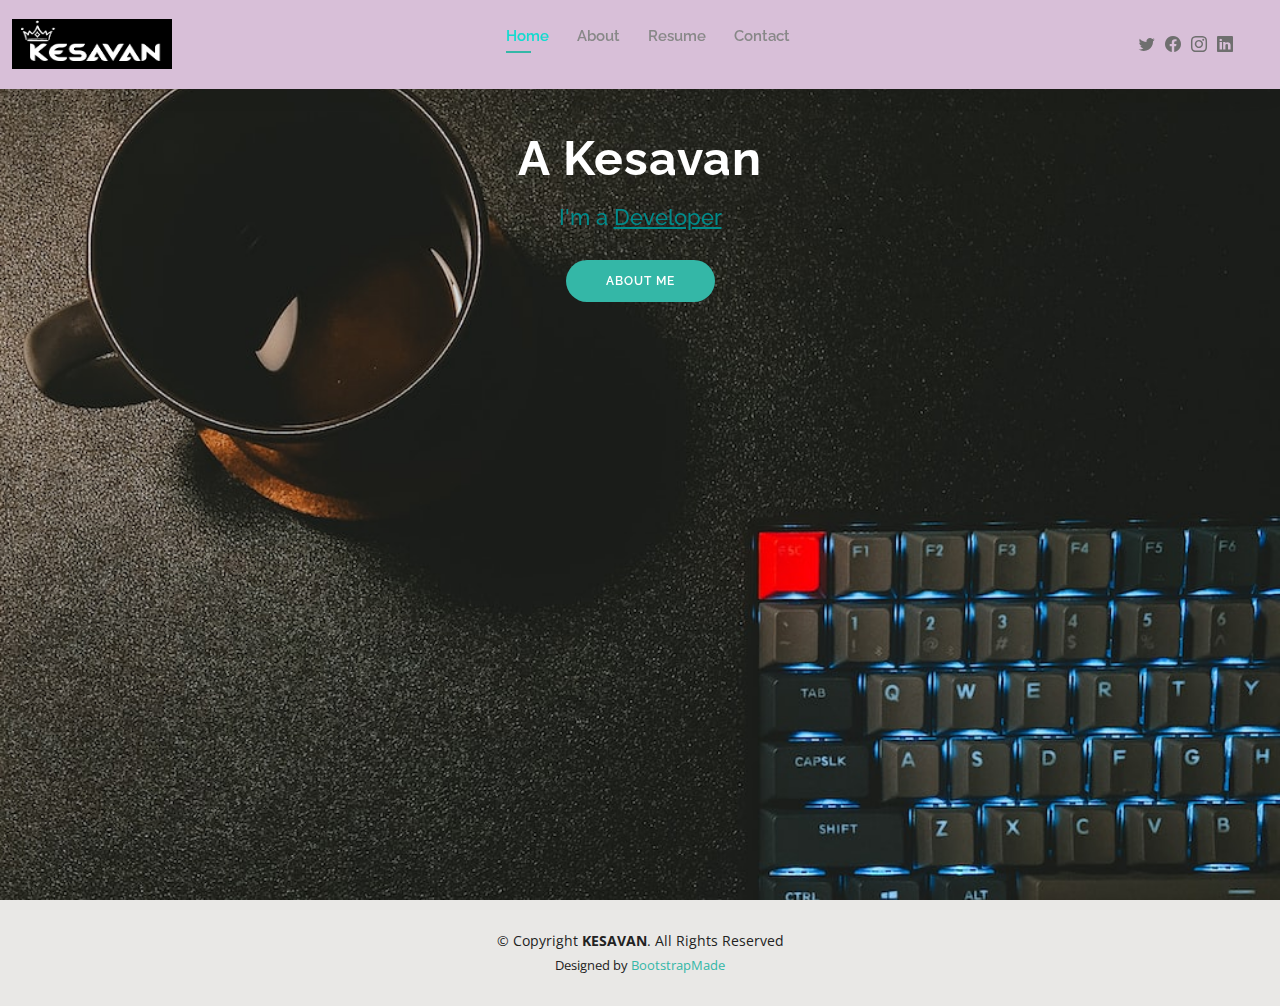
<file: kelly/index.html>
<!DOCTYPE html>
<html lang="en">

<head>
  <meta charset="utf-8">
  <meta content="width=device-width, initial-scale=1.0" name="viewport">

  <title>K7 Bootstrap Template - Index</title>
  <meta content="" name="description">
  <meta content="" name="keywords">

  <!-- Favicons -->
  <link href="assets/img/favicon.png" rel="icon">
  <link href="assets/img/apple-touch-icon.png" rel="apple-touch-icon">

  <!-- Google Fonts -->
  <link href="https://fonts.googleapis.com/css?family=Open+Sans:300,300i,400,400i,600,600i,700,700i|Raleway:300,300i,400,400i,500,500i,600,600i,700,700i|Poppins:300,300i,400,400i,500,500i,600,600i,700,700i" rel="stylesheet">

  <!-- Vendor CSS Files -->
  <link href="assets/vendor/aos/aos.css" rel="stylesheet">
  <link href="assets/vendor/bootstrap/css/bootstrap.min.css" rel="stylesheet">
  <link href="assets/vendor/bootstrap-icons/bootstrap-icons.css" rel="stylesheet">
  <link href="assets/vendor/boxicons/css/boxicons.min.css" rel="stylesheet">
  <link href="assets/vendor/glightbox/css/glightbox.min.css" rel="stylesheet">
  <link href="assets/vendor/swiper/swiper-bundle.min.css" rel="stylesheet">

  <!-- Template Main CSS File -->
  <link href="assets/css/style.css" rel="stylesheet">

  <!-- =======================================================
  * Template Name: Kelly - v4.10.0
  * Template URL: https://bootstrapmade.com/kelly-free-bootstrap-cv-resume-html-template/
  * Author: BootstrapMade.com
  * License: https://bootstrapmade.com/license/
  ======================================================== -->
</head>

<body>

  <!-- ======= Header ======= -->
  <header id="header" class="fixed-top">
    <div class="container-fluid d-flex justify-content-between align-items-center">

      <h1 class="logo me-auto me-lg-0"><a href="index.html"><img src="./assets/img/logo.png " width="160px"alt="image"></a></h1>
      <!-- Uncomment below if you prefer to use an image logo -->
      <!-- <a href="index.html" class="logo"><img src="assets/img/logo.png" alt="" class="img-fluid"></a>-->

      <nav id="navbar" class="navbar order-last order-lg-0">
        <ul>
          <li><a class="active" href="index.html">Home</a></li>
          <li><a href="about.html">About</a></li>
          <li><a href="resume.html">Resume</a></li>
          <li><a href="contact.html">Contact</a></li>
        </ul>
        <i class="bi bi-list mobile-nav-toggle"></i>
      </nav><!-- .navbar -->

      <div class="header-social-links">
        <a href="#" class="twitter"><i class="bi bi-twitter"></i></a>
        <a href="#" class="facebook"><i class="bi bi-facebook"></i></a>
        <a href="#" class="instagram"><i class="bi bi-instagram"></i></a>
        <a href="#" class="linkedin"><i class="bi bi-linkedin"></i></i></a>
      </div>

    </div>

  </header><!-- End Header -->

  <!-- ======= Hero Section ======= -->
  <section id="hero" class="d-flex align-items-right">
    <div class="container d-flex flex-column align-items-center" data-aos="zoom-in" data-aos-delay="100">
      <h1>A Kesavan</h1>
      <h2>I'm a <u>Developer</u></h2>
      <a href="about.html" class="btn-about">About Me</a>
    </div>
  </section><!-- End Hero -->

  <!-- ======= Footer ======= -->
  <footer id="footer">
    <div class="container">
      <div class="copyright">
        &copy; Copyright <strong><span>KESAVAN</span></strong>. All Rights Reserved
      </div>
      <div class="credits">
        <!-- All the links in the footer should remain intact. -->
        <!-- You can delete the links only if you purchased the pro version. -->
        <!-- Licensing information: https://bootstrapmade.com/license/ -->
        <!-- Purchase the pro version with working PHP/AJAX contact form: https://bootstrapmade.com/kelly-free-bootstrap-cv-resume-html-template/ -->
        Designed by <a href="https://bootstrapmade.com/">BootstrapMade</a>
      </div>
    </div>
  </footer><!-- End  Footer -->

  <div id="preloader"></div>
  <a href="#" class="back-to-top d-flex align-items-center justify-content-center"><i class="bi bi-arrow-up-short"></i></a>

  <!-- Vendor JS Files -->
  <script src="assets/vendor/purecounter/purecounter_vanilla.js"></script>
  <script src="assets/vendor/aos/aos.js"></script>
  <script src="assets/vendor/bootstrap/js/bootstrap.bundle.min.js"></script>
  <script src="assets/vendor/glightbox/js/glightbox.min.js"></script>
  <script src="assets/vendor/isotope-layout/isotope.pkgd.min.js"></script>
  <script src="assets/vendor/swiper/swiper-bundle.min.js"></script>
  <script src="assets/vendor/waypoints/noframework.waypoints.js"></script>
  <script src="assets/vendor/php-email-form/validate.js"></script>

  <!-- Template Main JS File -->
  <script src="assets/js/main.js"></script>

</body>

</html>
</file>
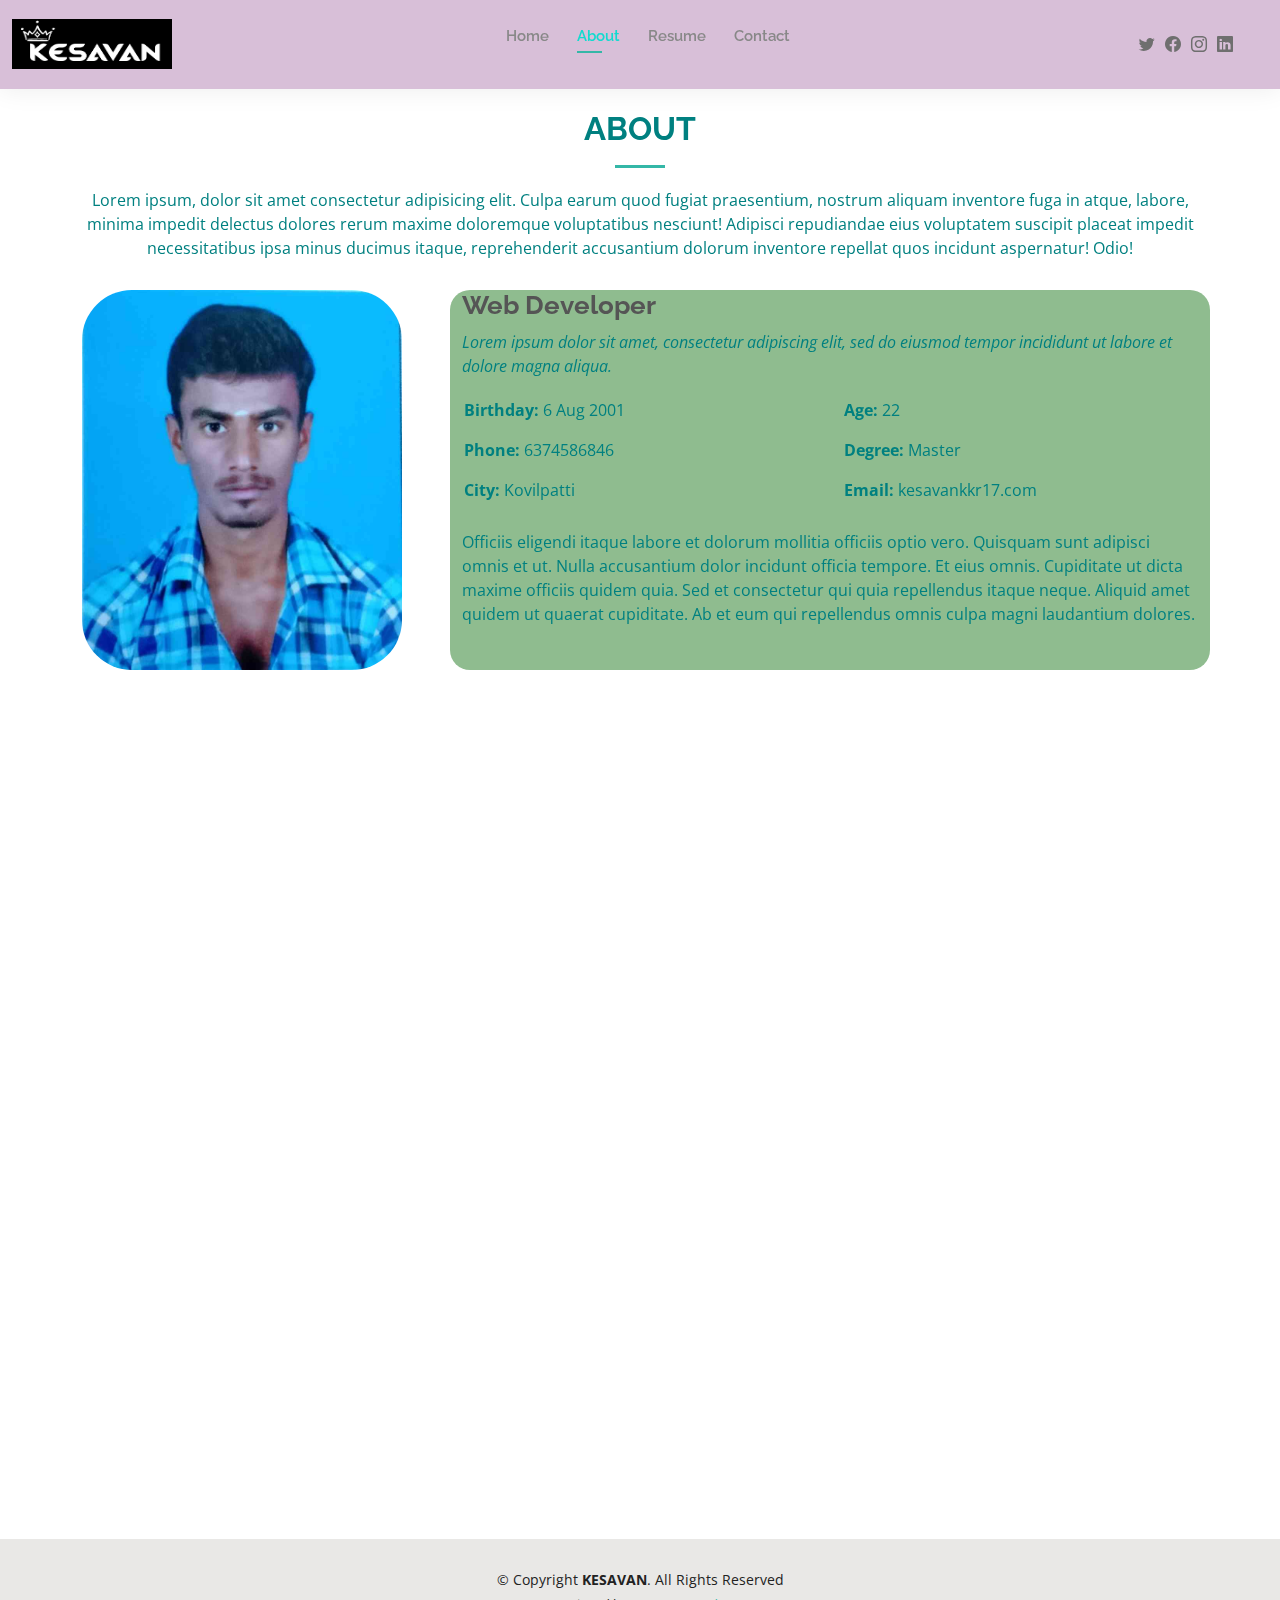
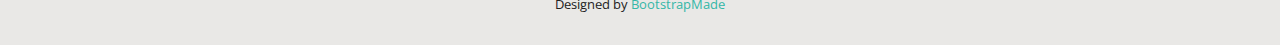
<file: kelly/about.html>
<!DOCTYPE html>
<html lang="en">

<head>
  <meta charset="utf-8">
  <meta content="width=device-width, initial-scale=1.0" name="viewport">

  <title>About - Kelly Bootstrap Template</title>
  <meta content="" name="description">
  <meta content="" name="keywords">

  <!-- Favicons -->
  <link href="assets/img/favicon.png" rel="icon">
  <link href="assets/img/apple-touch-icon.png" rel="apple-touch-icon">

  <!-- Google Fonts -->
  <link href="https://fonts.googleapis.com/css?family=Open+Sans:300,300i,400,400i,600,600i,700,700i|Raleway:300,300i,400,400i,500,500i,600,600i,700,700i|Poppins:300,300i,400,400i,500,500i,600,600i,700,700i" rel="stylesheet">

  <!-- Vendor CSS Files -->
  <link href="assets/vendor/aos/aos.css" rel="stylesheet">
  <link href="assets/vendor/bootstrap/css/bootstrap.min.css" rel="stylesheet">
  <link href="assets/vendor/bootstrap-icons/bootstrap-icons.css" rel="stylesheet">
  <link href="assets/vendor/boxicons/css/boxicons.min.css" rel="stylesheet">
  <link href="assets/vendor/glightbox/css/glightbox.min.css" rel="stylesheet">
  <link href="assets/vendor/swiper/swiper-bundle.min.css" rel="stylesheet">

  <!-- Template Main CSS File -->
  <link href="assets/css/style.css" rel="stylesheet">

  <!-- =======================================================
  * Template Name: Kelly - v4.10.0
  * Template URL: https://bootstrapmade.com/kelly-free-bootstrap-cv-resume-html-template/
  * Author: BootstrapMade.com
  * License: https://bootstrapmade.com/license/
  ======================================================== -->
</head>

<body>

  <!-- ======= Header ======= -->
  <header id="header" class="fixed-top">
    <div class="container-fluid d-flex justify-content-between align-items-center">

      <h1 class="logo me-auto me-lg-0"><a href="index.html"><img src="./assets/img/logo.png" width="160px" alt="logo"></a></h1>
      <!-- Uncomment below if you prefer to use an image logo -->
      <!-- <a href="index.html" class="logo"><img src="assets/img/logo.png" alt="" class="img-fluid"></a>-->

      <nav id="navbar" class="navbar order-last order-lg-0">
        <ul>
          <li><a href="index.html">Home</a></li>
          <li><a class="active" href="about.html">About</a></li>
          <li><a href="resume.html">Resume</a></li>
          <li><a href="contact.html">Contact</a></li>
        </ul>
        <i class="bi bi-list mobile-nav-toggle"></i>
      </nav><!-- .navbar -->

      <div class="header-social-links">
        <a href="#" class="twitter"><i class="bi bi-twitter"></i></a>
        <a href="#" class="facebook"><i class="bi bi-facebook"></i></a>
        <a href="#" class="instagram"><i class="bi bi-instagram"></i></a>
        <a href="#" class="linkedin"><i class="bi bi-linkedin"></i></i></a>
      </div>

    </div>

  </header><!-- End Header -->

  <main id="main">

    <!-- ======= About Section ======= -->
    <section id="about" class="about">
      <div class="container" data-aos="fade-up">

        <div class="section-title">
          <h2>About</h2>
          <p>Lorem ipsum, dolor sit amet consectetur adipisicing elit. Culpa earum quod fugiat praesentium, nostrum aliquam inventore fuga in atque, labore, minima impedit delectus dolores rerum maxime doloremque voluptatibus nesciunt! Adipisci repudiandae eius voluptatem suscipit placeat impedit necessitatibus ipsa minus ducimus itaque, reprehenderit accusantium dolorum inventore repellat quos incidunt aspernatur! Odio!</p>
        </div>

        <div class="row ">
          <div class="col-lg-4">
            <img src="./assets/img/i1.jpg"  class="img-fluid" alt="" height="100px" width="320px" style="border: none; border-radius: 50px;">
          </div>
          <div class="col-lg-8 pt-4 pt-lg-0 content" style="border: none; background-color: darkseagreen; border-radius: 20px;">
            <h3>Web Developer</h3>
            <p class="fst-italic">
              Lorem ipsum dolor sit amet, consectetur adipiscing elit, sed do eiusmod tempor incididunt ut labore et dolore
              magna aliqua.
            </p>
            <div class="row">
              <div class="col-lg-6">
                <ul>
                  <li><i class="bi bi-rounded-right"></i> <strong>Birthday:</strong> 6 Aug 2001</li>
                  
                  <li><i class="bi bi-rounded-right"></i> <strong>Phone:</strong> 6374586846</li>
                  <li><i class="bi bi-rounded-right"></i> <strong>City:</strong> Kovilpatti</li>
                </ul>
              </div>
              <div class="col-lg-6">
                <ul>
                  <li><i class="bi bi-rounded-right"></i> <strong>Age:</strong> 22</li>
                  <li><i class="bi bi-rounded-right"></i> <strong>Degree:</strong> Master</li>
                  <li><i class="bi bi-rounded-right"></i> <strong>Email:</strong> kesavankkr17.com</li>
                </ul>
              </div>
            </div>
            <p>
              Officiis eligendi itaque labore et dolorum mollitia officiis optio vero. Quisquam sunt adipisci omnis et ut. Nulla accusantium dolor incidunt officia tempore. Et eius omnis.
              Cupiditate ut dicta maxime officiis quidem quia. Sed et consectetur qui quia repellendus itaque neque. Aliquid amet quidem ut quaerat cupiditate. Ab et eum qui repellendus omnis culpa magni laudantium dolores.
            </p>
          </div>
        </div>

      </div>
    </section><!-- End About Section -->

    <!-- ======= Skills Section ======= -->
    <section id="skills" class="skills">
      <div class="container" data-aos="fade-up">

        <div class="section-title">
          <h2>Skills</h2>
          <p>Lorem ipsum dolor sit amet, consectetur adipisicing elit. Veritatis cumque neque pariatur molestiae, dolorum vitae nostrum ab dolor molestias quia facilis vero enim tempora laboriosam labore nobis voluptates vel fuga? Earum facere et est, quibusdam totam dicta nesciunt sapiente, ipsa corrupti asperiores quidem officia voluptatem beatae, velit accusamus provident deserunt?</p>
        </div>

        <div class="row skills-content">

          <div class="col-lg-6">

            <div class="progress">
              <span class="skill">HTML <i class="val">90%</i></span>
              <div class="progress-bar-wrap">
                <div class="progress-bar" role="progressbar" aria-valuenow="100" aria-valuemin="0" aria-valuemax="100"></div>
              </div>
            </div>

            <div class="progress">
              <span class="skill">CSS <i class="val">85%</i></span>
              <div class="progress-bar-wrap">
                <div class="progress-bar" role="progressbar" aria-valuenow="90" aria-valuemin="0" aria-valuemax="100"></div>
              </div>
            </div>

             </div>

          <div class="col-lg-6">

            <div class="progress">
              <span class="skill">Javascript <i class="val">60%</i></span>
              <div class="progress-bar-wrap">
                <div class="progress-bar" role="progressbar" aria-valuenow="80" aria-valuemin="0" aria-valuemax="100"></div>
              </div>
            </div>

            <div class="progress">
              <span class="skill">Java<i class="val">50%</i></span>
              <div class="progress-bar-wrap">
                <div class="progress-bar" role="progressbar" aria-valuenow="90" aria-valuemin="0" aria-valuemax="100"></div>
              </div>
            </div>
           </div>
          </div>
        </div>
    </section><!-- End Skills Section -->

    <!-- ======= Facts Section ======= -->
    <section id="facts" class="facts">
      <div class="container" data-aos="fade-up">

        <div class="section-title">
          <h2>Facts</h2>
          <p>Magnam dolores commodi suscipit. Necessitatibus eius consequatur ex aliquid fuga eum quidem. Sit sint consectetur velit. Quisquam quos quisquam cupiditate. Et nemo qui impedit suscipit alias ea. Quia fugiat sit in iste officiis commodi quidem hic quas.</p>
        </div>

        <div class="row counters">

          <div class="col-lg-3 col-6 text-center">
            <span data-purecounter-start="0" data-purecounter-end="0" data-purecounter-duration="1" class="purecounter"></span>
            <p>Clients</p>
          </div>

          <div class="col-lg-3 col-6 text-center">
            <span data-purecounter-start="0" data-purecounter-end="0" data-purecounter-duration="1" class="purecounter"></span>
            <p>Projects</p>
          </div>

          <div class="col-lg-3 col-6 text-center">
            <span data-purecounter-start="0" data-purecounter-end="0" data-purecounter-duration="1" class="purecounter"></span>
            <p>Hours Of Support</p>
          </div>

          <div class="col-lg-3 col-6 text-center">
            <span data-purecounter-start="0" data-purecounter-end="0" data-purecounter-duration="1" class="purecounter"></span>
            <p>Hard Workers</p>
          </div>

        </div>

      </div>
    </section><!-- End Facts Section -->

    

            

  </main><!-- End #main -->

  <!-- ======= Footer ======= -->
  <footer id="footer">
    <div class="container">
      <div class="copyright">
        &copy; Copyright <strong><span>KESAVAN</span></strong>. All Rights Reserved
      </div>
      <div class="credits">
        <!-- All the links in the footer should remain intact. -->
        <!-- You can delete the links only if you purchased the pro version. -->
        <!-- Licensing information: https://bootstrapmade.com/license/ -->
        <!-- Purchase the pro version with working PHP/AJAX contact form: https://bootstrapmade.com/kelly-free-bootstrap-cv-resume-html-template/ -->
        Designed by <a href="https://bootstrapmade.com/">BootstrapMade</a>
      </div>
    </div>
  </footer><!-- End  Footer -->

  <div id="preloader"></div>
  <a href="#" class="back-to-top d-flex align-items-center justify-content-center"><i class="bi bi-arrow-up-short"></i></a>

  <!-- Vendor JS Files -->
  <script src="assets/vendor/purecounter/purecounter_vanilla.js"></script>
  <script src="assets/vendor/aos/aos.js"></script>
  <script src="assets/vendor/bootstrap/js/bootstrap.bundle.min.js"></script>
  <script src="assets/vendor/glightbox/js/glightbox.min.js"></script>
  <script src="assets/vendor/isotope-layout/isotope.pkgd.min.js"></script>
  <script src="assets/vendor/swiper/swiper-bundle.min.js"></script>
  <script src="assets/vendor/waypoints/noframework.waypoints.js"></script>
  <script src="assets/vendor/php-email-form/validate.js"></script>

  <!-- Template Main JS File -->
  <script src="assets/js/main.js"></script>

</body>

</html>
</file>
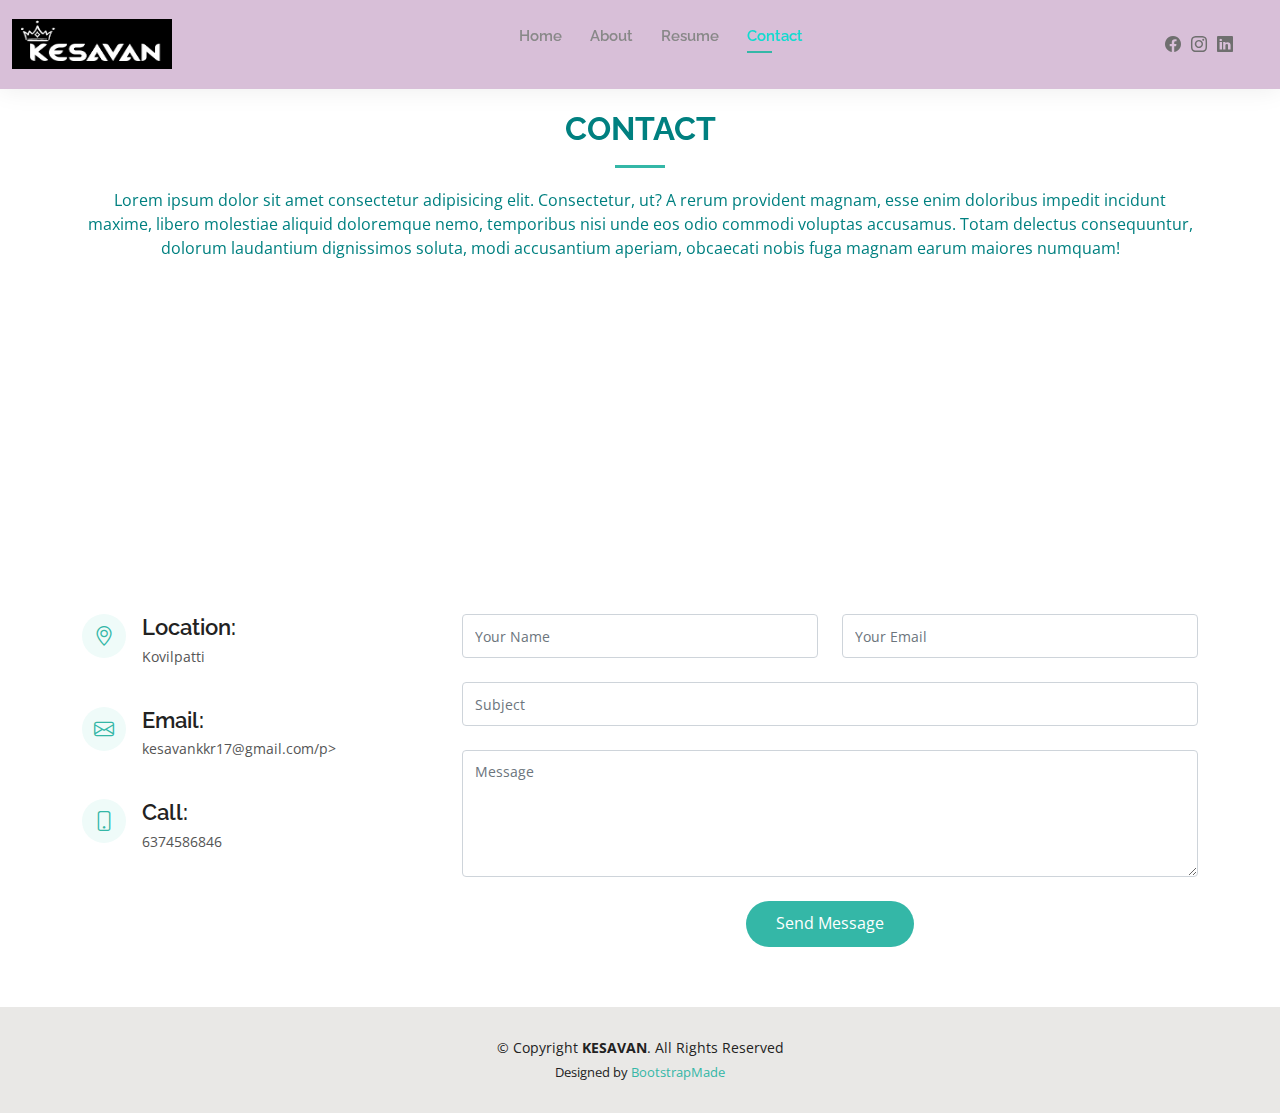
<file: kelly/contact.html>
<!DOCTYPE html>
<html lang="en">

<head>
  <meta charset="utf-8">
  <meta content="width=device-width, initial-scale=1.0" name="viewport">

  <title>Contact - KESAVAN Bootstrap Template</title>
  <meta content="" name="description">
  <meta content="" name="keywords">

  <!-- Favicons -->
  <link href="assets/img/favicon.png" rel="icon">
  <link href="assets/img/apple-touch-icon.png" rel="apple-touch-icon">

  <!-- Google Fonts -->
  <link href="https://fonts.googleapis.com/css?family=Open+Sans:300,300i,400,400i,600,600i,700,700i|Raleway:300,300i,400,400i,500,500i,600,600i,700,700i|Poppins:300,300i,400,400i,500,500i,600,600i,700,700i" rel="stylesheet">

  <!-- Vendor CSS Files -->
  <link href="assets/vendor/aos/aos.css" rel="stylesheet">
  <link href="assets/vendor/bootstrap/css/bootstrap.min.css" rel="stylesheet">
  <link href="assets/vendor/bootstrap-icons/bootstrap-icons.css" rel="stylesheet">
  <link href="assets/vendor/boxicons/css/boxicons.min.css" rel="stylesheet">
  <link href="assets/vendor/glightbox/css/glightbox.min.css" rel="stylesheet">
  <link href="assets/vendor/swiper/swiper-bundle.min.css" rel="stylesheet">

  <!-- Template Main CSS File -->
  <link href="assets/css/style.css" rel="stylesheet">

  <!-- =======================================================
  * Template Name: Kelly - v4.10.0
  * Template URL: https://bootstrapmade.com/kelly-free-bootstrap-cv-resume-html-template/
  * Author: BootstrapMade.com
  * License: https://bootstrapmade.com/license/
  ======================================================== -->
</head>

<body>

  <!-- ======= Header ======= -->
  <header id="header" class="fixed-top">
    <div class="container-fluid d-flex justify-content-between align-items-center">

      <h1 class="logo me-auto me-lg-0"><a href="index.html"><img src="./assets/img/logo.png" alt="logo" width="160px"></a></h1>
      <!-- Uncomment below if you prefer to use an image logo -->
      <!-- <a href="index.html" class="logo"><img src="assets/img/logo.png" alt="" class="img-fluid"></a>-->

      <nav id="navbar" class="navbar order-last order-lg-0">
        <ul>
          <li><a href="index.html">Home</a></li>
          <li><a href="about.html">About</a></li>
          <li><a href="resume.html">Resume</a></li>
          <li><a class="active" href="contact.html">Contact</a></li>
        </ul>
        <i class="bi bi-list mobile-nav-toggle"></i>
      </nav><!-- .navbar -->

      <div class="header-social-links">
      
        <a href="#" class="facebook"><i class="bi bi-facebook"></i></a>
        <a href="#" class="instagram"><i class="bi bi-instagram"></i></a>
        <a href="#" class="linkedin"><i class="bi bi-linkedin"></i></i></a>
      </div>

    </div>

  </header><!-- End Header -->

  <main id="main">

    <!-- ======= Contact Section ======= -->
    <section id="contact" class="contact">
      <div class="container" data-aos="fade-up">

        <div class="section-title">
          <h2>Contact</h2>
          <p>Lorem ipsum dolor sit amet consectetur adipisicing elit. Consectetur, ut? A rerum provident magnam, esse enim doloribus impedit incidunt maxime, libero molestiae aliquid doloremque nemo, temporibus nisi unde eos odio commodi voluptas accusamus. Totam delectus consequuntur, dolorum laudantium dignissimos soluta, modi accusantium aperiam, obcaecati nobis fuga magnam earum maiores numquam!</p>
        </div>

        <div>
          <iframe style="border:0; width: 100%; height: 270px;" src="https://www.google.com/maps/embed?pb=!1m18!1m12!1m3!1d31510.60137420466!2d77.85512911403728!3d9.170238379062669!2m3!1f0!2f0!3f0!3m2!1i1024!2i768!4f13.1!3m3!1m2!1s0x3b06b26570998f29%3A0xd95cda8fab23619b!2sKovilpatti%2C%20Tamil%20Nadu!5e0!3m2!1sen!2sin!4v1673883762359!5m2!1sen!2sin" width="600" height="450" style="border:0;" allowfullscreen="" loading="lazy" referrerpolicy="no-referrer-when-downgrade"></iframe>
                </div>

        <div class="row mt-5">

          <div class="col-lg-4">
            <div class="info">
              <div class="address">
                <i class="bi bi-geo-alt"></i>
                <h4>Location:</h4>
                <p>Kovilpatti</p>
              </div>

              <div class="email">
                <i class="bi bi-envelope"></i>
                <h4>Email:</h4>
                <p>kesavankkr17@gmail.com/p>
              </div>

              <div class="phone">
                <i class="bi bi-phone"></i>
                <h4>Call:</h4>
                <p>6374586846</p>
              </div>

            </div>

          </div>

          <div class="col-lg-8 mt-5 mt-lg-0">

            <form action="forms/contact.php" method="post" role="form" class="php-email-form">
              <div class="row">
                <div class="col-md-6 form-group">
                  <input type="text" name="name" class="form-control" id="name" placeholder="Your Name" required>
                </div>
                <div class="col-md-6 form-group mt-3 mt-md-0">
                  <input type="email" class="form-control" name="email" id="email" placeholder="Your Email" required>
                </div>
              </div>
              <div class="form-group mt-3">
                <input type="text" class="form-control" name="subject" id="subject" placeholder="Subject" required>
              </div>
              <div class="form-group mt-3">
                <textarea class="form-control" name="message" rows="5" placeholder="Message" required></textarea>
              </div>
              <div class="my-3">
                <div class="loading">Loading</div>
                <div class="error-message"></div>
                <div class="sent-message">Your message has been sent. Thank you!</div>
              </div>
              <div class="text-center"><button type="submit" style="border: 2px;">Send Message</button></div>
            </form>

          </div>

        </div>

      </div>
    </section><!-- End Contact Section -->

  </main><!-- End #main -->

  <!-- ======= Footer ======= -->
  <footer id="footer">
    <div class="container">
      <div class="copyright">
        &copy; Copyright <strong><span>KESAVAN</span></strong>. All Rights Reserved
      </div>
      <div class="credits">
        <!-- All the links in the footer should remain intact. -->
        <!-- You can delete the links only if you purchased the pro version. -->
        <!-- Licensing information: https://bootstrapmade.com/license/ -->
        <!-- Purchase the pro version with working PHP/AJAX contact form: https://bootstrapmade.com/kelly-free-bootstrap-cv-resume-html-template/ -->
        Designed by <a href="https://bootstrapmade.com/">BootstrapMade</a>
      </div>
    </div>
  </footer><!-- End  Footer -->

  <div id="preloader"></div>
  <a href="#" class="back-to-top d-flex align-items-center justify-content-center"><i class="bi bi-arrow-up-short"></i></a>

  <!-- Vendor JS Files -->
  <script src="assets/vendor/purecounter/purecounter_vanilla.js"></script>
  <script src="assets/vendor/aos/aos.js"></script>
  <script src="assets/vendor/bootstrap/js/bootstrap.bundle.min.js"></script>
  <script src="assets/vendor/glightbox/js/glightbox.min.js"></script>
  <script src="assets/vendor/isotope-layout/isotope.pkgd.min.js"></script>
  <script src="assets/vendor/swiper/swiper-bundle.min.js"></script>
  <script src="assets/vendor/waypoints/noframework.waypoints.js"></script>
  <script src="assets/vendor/php-email-form/validate.js"></script>

  <!-- Template Main JS File -->
  <script src="assets/js/main.js"></script>

</body>

</html>
</file>
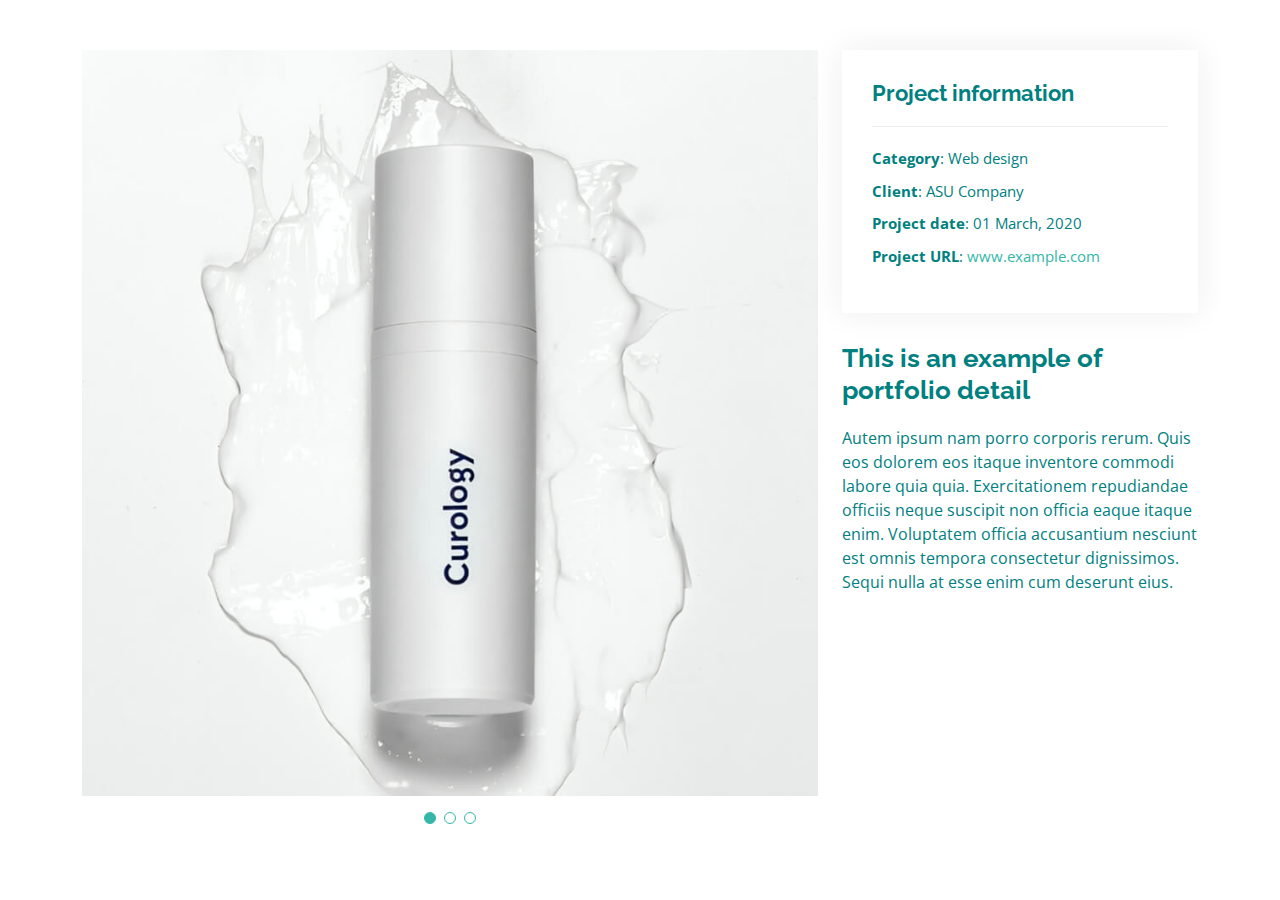
<file: kelly/portfolio-details.html>
<!DOCTYPE html>
<html lang="en">

<head>
  <meta charset="utf-8">
  <meta content="width=device-width, initial-scale=1.0" name="viewport">

  <title>Portfolio Details - Kelly Bootstrap Template</title>
  <meta content="" name="description">
  <meta content="" name="keywords">

  <!-- Favicons -->
  <link href="assets/img/favicon.png" rel="icon">
  <link href="assets/img/apple-touch-icon.png" rel="apple-touch-icon">

  <!-- Google Fonts -->
  <link href="https://fonts.googleapis.com/css?family=Open+Sans:300,300i,400,400i,600,600i,700,700i|Raleway:300,300i,400,400i,500,500i,600,600i,700,700i|Poppins:300,300i,400,400i,500,500i,600,600i,700,700i" rel="stylesheet">

  <!-- Vendor CSS Files -->
  <link href="assets/vendor/aos/aos.css" rel="stylesheet">
  <link href="assets/vendor/bootstrap/css/bootstrap.min.css" rel="stylesheet">
  <link href="assets/vendor/bootstrap-icons/bootstrap-icons.css" rel="stylesheet">
  <link href="assets/vendor/boxicons/css/boxicons.min.css" rel="stylesheet">
  <link href="assets/vendor/glightbox/css/glightbox.min.css" rel="stylesheet">
  <link href="assets/vendor/swiper/swiper-bundle.min.css" rel="stylesheet">

  <!-- Template Main CSS File -->
  <link href="assets/css/style.css" rel="stylesheet">

  <!-- =======================================================
  * Template Name: Kelly - v4.10.0
  * Template URL: https://bootstrapmade.com/kelly-free-bootstrap-cv-resume-html-template/
  * Author: BootstrapMade.com
  * License: https://bootstrapmade.com/license/
  ======================================================== -->
</head>

<body>

  <main id="main">

    <!-- ======= Portfolio Details Section ======= -->
    <section id="portfolio-details" class="portfolio-details">
      <div class="container">

        <div class="row gy-4">

          <div class="col-lg-8">
            <div class="portfolio-details-slider swiper">
              <div class="swiper-wrapper align-items-center">

                <div class="swiper-slide">
                  <img src="assets/img/portfolio/portfolio-1.jpg" alt="">
                </div>

                <div class="swiper-slide">
                  <img src="assets/img/portfolio/portfolio-2.jpg" alt="">
                </div>

                <div class="swiper-slide">
                  <img src="assets/img/portfolio/portfolio-3.jpg" alt="">
                </div>

              </div>
              <div class="swiper-pagination"></div>
            </div>
          </div>

          <div class="col-lg-4">
            <div class="portfolio-info">
              <h3>Project information</h3>
              <ul>
                <li><strong>Category</strong>: Web design</li>
                <li><strong>Client</strong>: ASU Company</li>
                <li><strong>Project date</strong>: 01 March, 2020</li>
                <li><strong>Project URL</strong>: <a href="#">www.example.com</a></li>
              </ul>
            </div>
            <div class="portfolio-description">
              <h2>This is an example of portfolio detail</h2>
              <p>
                Autem ipsum nam porro corporis rerum. Quis eos dolorem eos itaque inventore commodi labore quia quia. Exercitationem repudiandae officiis neque suscipit non officia eaque itaque enim. Voluptatem officia accusantium nesciunt est omnis tempora consectetur dignissimos. Sequi nulla at esse enim cum deserunt eius.
              </p>
            </div>
          </div>

        </div>

      </div>
    </section><!-- End Portfolio Details Section -->

  </main><!-- End #main -->

  <div id="preloader"></div>
  <a href="#" class="back-to-top d-flex align-items-center justify-content-center"><i class="bi bi-arrow-up-short"></i></a>

  <!-- Vendor JS Files -->
  <script src="assets/vendor/purecounter/purecounter_vanilla.js"></script>
  <script src="assets/vendor/aos/aos.js"></script>
  <script src="assets/vendor/bootstrap/js/bootstrap.bundle.min.js"></script>
  <script src="assets/vendor/glightbox/js/glightbox.min.js"></script>
  <script src="assets/vendor/isotope-layout/isotope.pkgd.min.js"></script>
  <script src="assets/vendor/swiper/swiper-bundle.min.js"></script>
  <script src="assets/vendor/waypoints/noframework.waypoints.js"></script>
  <script src="assets/vendor/php-email-form/validate.js"></script>

  <!-- Template Main JS File -->
  <script src="assets/js/main.js"></script>

</body>

</html>
</file>
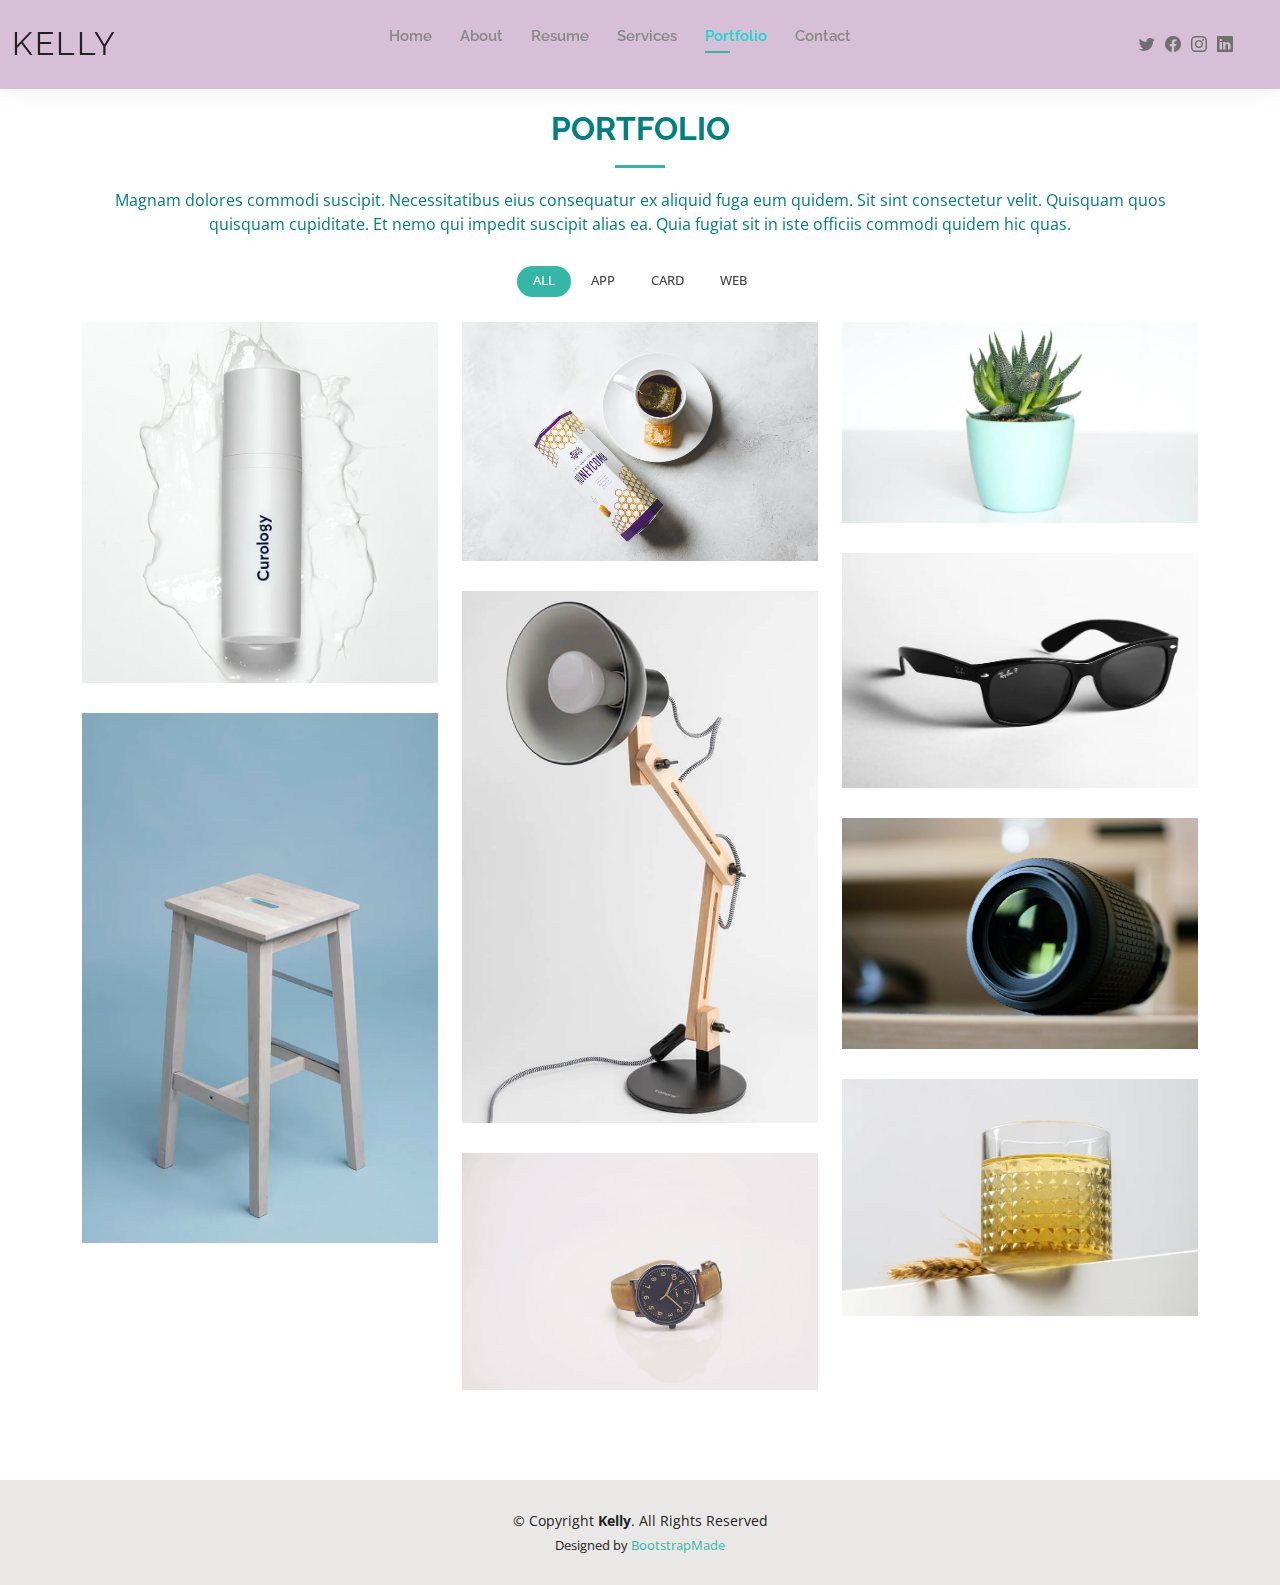
<file: kelly/portfolio.html>
<!DOCTYPE html>
<html lang="en">

<head>
  <meta charset="utf-8">
  <meta content="width=device-width, initial-scale=1.0" name="viewport">

  <title>Portfolio - Kelly Bootstrap Template</title>
  <meta content="" name="description">
  <meta content="" name="keywords">

  <!-- Favicons -->
  <link href="assets/img/favicon.png" rel="icon">
  <link href="assets/img/apple-touch-icon.png" rel="apple-touch-icon">

  <!-- Google Fonts -->
  <link href="https://fonts.googleapis.com/css?family=Open+Sans:300,300i,400,400i,600,600i,700,700i|Raleway:300,300i,400,400i,500,500i,600,600i,700,700i|Poppins:300,300i,400,400i,500,500i,600,600i,700,700i" rel="stylesheet">

  <!-- Vendor CSS Files -->
  <link href="assets/vendor/aos/aos.css" rel="stylesheet">
  <link href="assets/vendor/bootstrap/css/bootstrap.min.css" rel="stylesheet">
  <link href="assets/vendor/bootstrap-icons/bootstrap-icons.css" rel="stylesheet">
  <link href="assets/vendor/boxicons/css/boxicons.min.css" rel="stylesheet">
  <link href="assets/vendor/glightbox/css/glightbox.min.css" rel="stylesheet">
  <link href="assets/vendor/swiper/swiper-bundle.min.css" rel="stylesheet">

  <!-- Template Main CSS File -->
  <link href="assets/css/style.css" rel="stylesheet">

  <!-- =======================================================
  * Template Name: Kelly - v4.10.0
  * Template URL: https://bootstrapmade.com/kelly-free-bootstrap-cv-resume-html-template/
  * Author: BootstrapMade.com
  * License: https://bootstrapmade.com/license/
  ======================================================== -->
</head>

<body>

  <!-- ======= Header ======= -->
  <header id="header" class="fixed-top">
    <div class="container-fluid d-flex justify-content-between align-items-center">

      <h1 class="logo me-auto me-lg-0"><a href="index.html">Kelly</a></h1>
      <!-- Uncomment below if you prefer to use an image logo -->
      <!-- <a href="index.html" class="logo"><img src="assets/img/logo.png" alt="" class="img-fluid"></a>-->

      <nav id="navbar" class="navbar order-last order-lg-0">
        <ul>
          <li><a href="index.html">Home</a></li>
          <li><a href="about.html">About</a></li>
          <li><a href="resume.html">Resume</a></li>
          <li><a href="services.html">Services</a></li>
          <li><a class="active" href="portfolio.html">Portfolio</a></li>
          <li><a href="contact.html">Contact</a></li>
        </ul>
        <i class="bi bi-list mobile-nav-toggle"></i>
      </nav><!-- .navbar -->

      <div class="header-social-links">
        <a href="#" class="twitter"><i class="bi bi-twitter"></i></a>
        <a href="#" class="facebook"><i class="bi bi-facebook"></i></a>
        <a href="#" class="instagram"><i class="bi bi-instagram"></i></a>
        <a href="#" class="linkedin"><i class="bi bi-linkedin"></i></i></a>
      </div>

    </div>

  </header><!-- End Header -->

  <main id="main">

    <!-- ======= Portfolio Section ======= -->
    <section id="portfolio" class="portfolio">
      <div class="container" data-aos="fade-up">

        <div class="section-title">
          <h2>Portfolio</h2>
          <p>Magnam dolores commodi suscipit. Necessitatibus eius consequatur ex aliquid fuga eum quidem. Sit sint consectetur velit. Quisquam quos quisquam cupiditate. Et nemo qui impedit suscipit alias ea. Quia fugiat sit in iste officiis commodi quidem hic quas.</p>
        </div>

        <div class="row" data-aos="fade-up" data-aos-delay="100">
          <div class="col-lg-12 d-flex justify-content-center">
            <ul id="portfolio-flters">
              <li data-filter="*" class="filter-active">All</li>
              <li data-filter=".filter-app">App</li>
              <li data-filter=".filter-card">Card</li>
              <li data-filter=".filter-web">Web</li>
            </ul>
          </div>
        </div>

        <div class="row portfolio-container" data-aos="fade-up" data-aos-delay="200">

          <div class="col-lg-4 col-md-6 portfolio-item filter-app">
            <div class="portfolio-wrap">
              <img src="assets/img/portfolio/portfolio-1.jpg" class="img-fluid" alt="">
              <div class="portfolio-info">
                <h4>App 1</h4>
                <p>App</p>
                <div class="portfolio-links">
                  <a href="assets/img/portfolio/portfolio-1.jpg" data-gallery="portfolioGallery" class="portfolio-lightbox" title="App 1"><i class="bx bx-plus"></i></a>
                  <a href="portfolio-details.html" class="portfolio-details-lightbox" data-glightbox="type: external" title="Portfolio Details"><i class="bx bx-link"></i></a>
                </div>
              </div>
            </div>
          </div>

          <div class="col-lg-4 col-md-6 portfolio-item filter-web">
            <div class="portfolio-wrap">
              <img src="assets/img/portfolio/portfolio-2.jpg" class="img-fluid" alt="">
              <div class="portfolio-info">
                <h4>Web 3</h4>
                <p>Web</p>
                <div class="portfolio-links">
                  <a href="assets/img/portfolio/portfolio-2.jpg" data-gallery="portfolioGallery" class="portfolio-lightbox" title="Web 3"><i class="bx bx-plus"></i></a>
                  <a href="portfolio-details.html" class="portfolio-details-lightbox" data-glightbox="type: external" title="Portfolio Details"><i class="bx bx-link"></i></a>
                </div>
              </div>
            </div>
          </div>

          <div class="col-lg-4 col-md-6 portfolio-item filter-app">
            <div class="portfolio-wrap">
              <img src="assets/img/portfolio/portfolio-3.jpg" class="img-fluid" alt="">
              <div class="portfolio-info">
                <h4>App 2</h4>
                <p>App</p>
                <div class="portfolio-links">
                  <a href="assets/img/portfolio/portfolio-3.jpg" data-gallery="portfolioGallery" class="portfolio-lightbox" title="App 2"><i class="bx bx-plus"></i></a>
                  <a href="portfolio-details.html" class="portfolio-details-lightbox" data-glightbox="type: external" title="Portfolio Details"><i class="bx bx-link"></i></a>
                </div>
              </div>
            </div>
          </div>

          <div class="col-lg-4 col-md-6 portfolio-item filter-card">
            <div class="portfolio-wrap">
              <img src="assets/img/portfolio/portfolio-4.jpg" class="img-fluid" alt="">
              <div class="portfolio-info">
                <h4>Card 2</h4>
                <p>Card</p>
                <div class="portfolio-links">
                  <a href="assets/img/portfolio/portfolio-4.jpg" data-gallery="portfolioGallery" class="portfolio-lightbox" title="Card 2"><i class="bx bx-plus"></i></a>
                  <a href="portfolio-details.html" class="portfolio-details-lightbox" data-glightbox="type: external" title="Portfolio Details"><i class="bx bx-link"></i></a>
                </div>
              </div>
            </div>
          </div>

          <div class="col-lg-4 col-md-6 portfolio-item filter-web">
            <div class="portfolio-wrap">
              <img src="assets/img/portfolio/portfolio-5.jpg" class="img-fluid" alt="">
              <div class="portfolio-info">
                <h4>Web 2</h4>
                <p>Web</p>
                <div class="portfolio-links">
                  <a href="assets/img/portfolio/portfolio-5.jpg" data-gallery="portfolioGallery" class="portfolio-lightbox" title="Web 2"><i class="bx bx-plus"></i></a>
                  <a href="portfolio-details.html" class="portfolio-details-lightbox" data-glightbox="type: external" title="Portfolio Details"><i class="bx bx-link"></i></a>
                </div>
              </div>
            </div>
          </div>

          <div class="col-lg-4 col-md-6 portfolio-item filter-app">
            <div class="portfolio-wrap">
              <img src="assets/img/portfolio/portfolio-6.jpg" class="img-fluid" alt="">
              <div class="portfolio-info">
                <h4>App 3</h4>
                <p>App</p>
                <div class="portfolio-links">
                  <a href="assets/img/portfolio/portfolio-6.jpg" data-gallery="portfolioGallery" class="portfolio-lightbox" title="App 3"><i class="bx bx-plus"></i></a>
                  <a href="portfolio-details.html" class="portfolio-details-lightbox" data-glightbox="type: external" title="Portfolio Details"><i class="bx bx-link"></i></a>
                </div>
              </div>
            </div>
          </div>

          <div class="col-lg-4 col-md-6 portfolio-item filter-card">
            <div class="portfolio-wrap">
              <img src="assets/img/portfolio/portfolio-7.jpg" class="img-fluid" alt="">
              <div class="portfolio-info">
                <h4>Card 1</h4>
                <p>Card</p>
                <div class="portfolio-links">
                  <a href="assets/img/portfolio/portfolio-7.jpg" data-gallery="portfolioGallery" class="portfolio-lightbox" title="Card 1"><i class="bx bx-plus"></i></a>
                  <a href="portfolio-details.html" class="portfolio-details-lightbox" data-glightbox="type: external" title="Portfolio Details"><i class="bx bx-link"></i></a>
                </div>
              </div>
            </div>
          </div>

          <div class="col-lg-4 col-md-6 portfolio-item filter-card">
            <div class="portfolio-wrap">
              <img src="assets/img/portfolio/portfolio-8.jpg" class="img-fluid" alt="">
              <div class="portfolio-info">
                <h4>Card 3</h4>
                <p>Card</p>
                <div class="portfolio-links">
                  <a href="assets/img/portfolio/portfolio-8.jpg" data-gallery="portfolioGallery" class="portfolio-lightbox" title="Card 3"><i class="bx bx-plus"></i></a>
                  <a href="portfolio-details.html" class="portfolio-details-lightbox" data-glightbox="type: external" title="Portfolio Details"><i class="bx bx-link"></i></a>
                </div>
              </div>
            </div>
          </div>

          <div class="col-lg-4 col-md-6 portfolio-item filter-web">
            <div class="portfolio-wrap">
              <img src="assets/img/portfolio/portfolio-9.jpg" class="img-fluid" alt="">
              <div class="portfolio-info">
                <h4>Web 3</h4>
                <p>Web</p>
                <div class="portfolio-links">
                  <a href="assets/img/portfolio/portfolio-9.jpg" data-gallery="portfolioGallery" class="portfolio-lightbox" title="Web 3"><i class="bx bx-plus"></i></a>
                  <a href="portfolio-details.html" class="portfolio-details-lightbox" data-glightbox="type: external" title="Portfolio Details"><i class="bx bx-link"></i></a>
                </div>
              </div>
            </div>
          </div>

        </div>

      </div>
    </section><!-- End Portfolio Section -->

  </main><!-- End #main -->

  <!-- ======= Footer ======= -->
  <footer id="footer">
    <div class="container">
      <div class="copyright">
        &copy; Copyright <strong><span>Kelly</span></strong>. All Rights Reserved
      </div>
      <div class="credits">
        <!-- All the links in the footer should remain intact. -->
        <!-- You can delete the links only if you purchased the pro version. -->
        <!-- Licensing information: https://bootstrapmade.com/license/ -->
        <!-- Purchase the pro version with working PHP/AJAX contact form: https://bootstrapmade.com/kelly-free-bootstrap-cv-resume-html-template/ -->
        Designed by <a href="https://bootstrapmade.com/">BootstrapMade</a>
      </div>
    </div>
  </footer><!-- End  Footer -->

  <div id="preloader"></div>
  <a href="#" class="back-to-top d-flex align-items-center justify-content-center"><i class="bi bi-arrow-up-short"></i></a>

  <!-- Vendor JS Files -->
  <script src="assets/vendor/purecounter/purecounter_vanilla.js"></script>
  <script src="assets/vendor/aos/aos.js"></script>
  <script src="assets/vendor/bootstrap/js/bootstrap.bundle.min.js"></script>
  <script src="assets/vendor/glightbox/js/glightbox.min.js"></script>
  <script src="assets/vendor/isotope-layout/isotope.pkgd.min.js"></script>
  <script src="assets/vendor/swiper/swiper-bundle.min.js"></script>
  <script src="assets/vendor/waypoints/noframework.waypoints.js"></script>
  <script src="assets/vendor/php-email-form/validate.js"></script>

  <!-- Template Main JS File -->
  <script src="assets/js/main.js"></script>

</body>

</html>
</file>
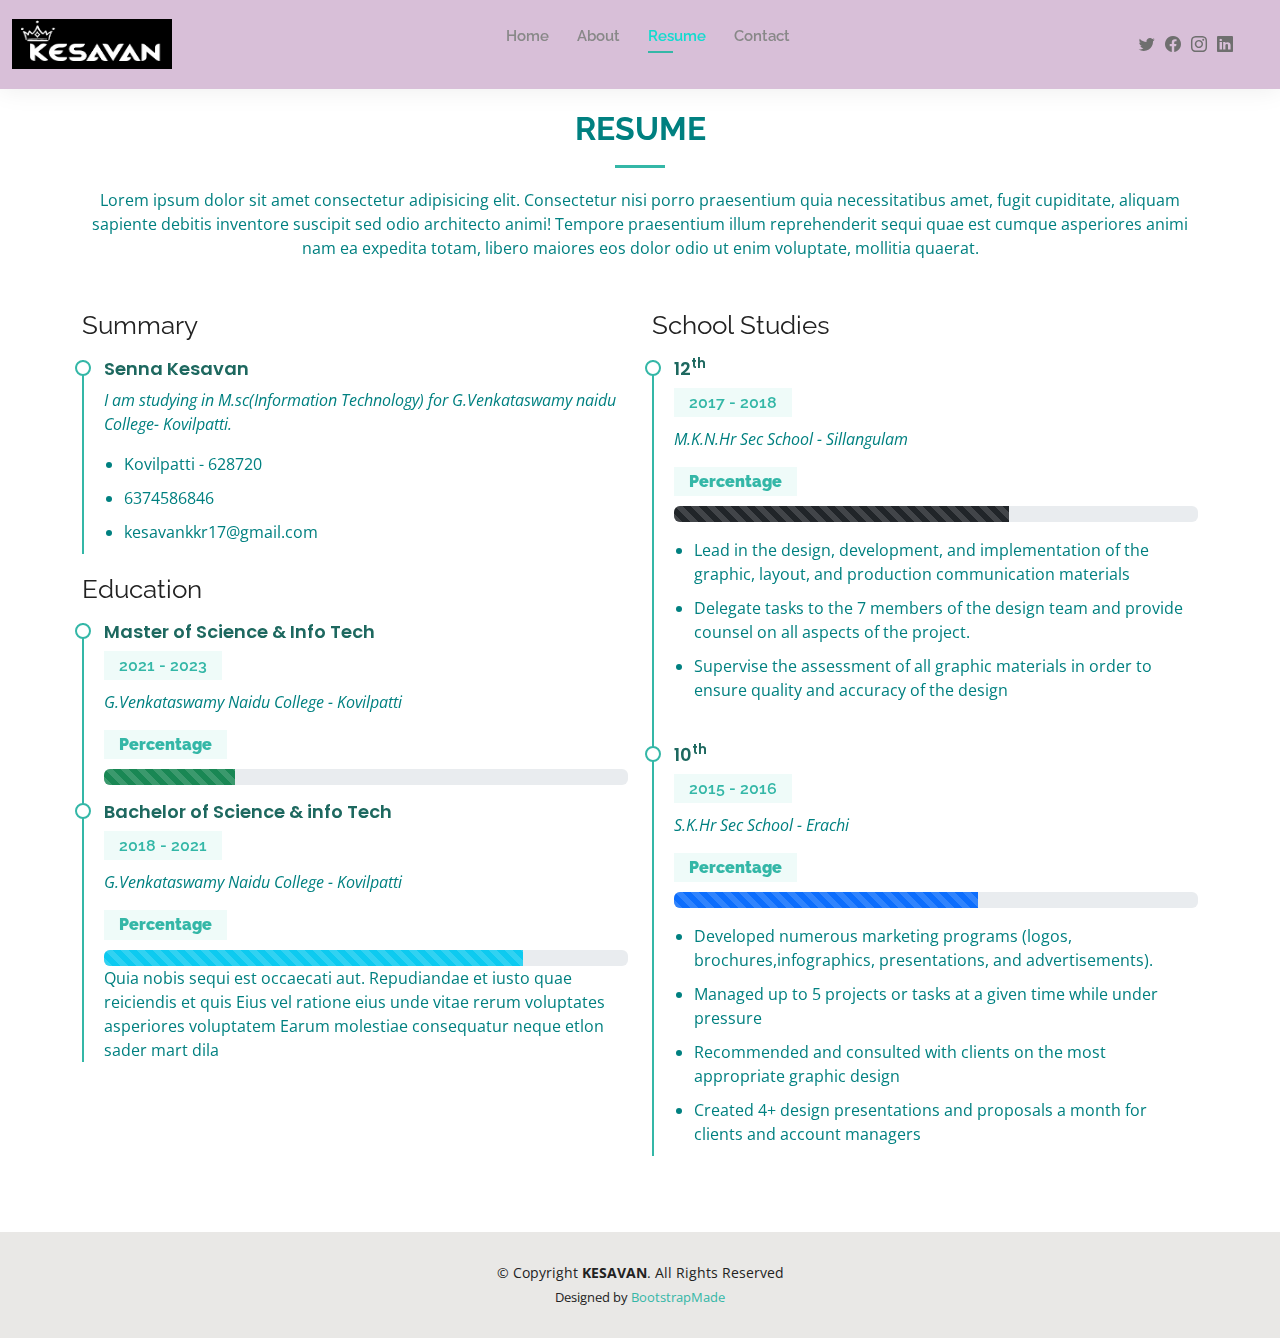
<file: kelly/resume.html>
<!DOCTYPE html>
<html lang="en">

<head>
  <meta charset="utf-8">
  <meta content="width=device-width, initial-scale=1.0" name="viewport">

  <title>Resume - Kelly Bootstrap Template</title>
  <meta content="" name="description">
  <meta content="" name="keywords">

  <!-- Favicons -->
  <link href="assets/img/favicon.png" rel="icon">
  <link href="assets/img/apple-touch-icon.png" rel="apple-touch-icon">

  <!-- Google Fonts -->
  <link href="https://fonts.googleapis.com/css?family=Open+Sans:300,300i,400,400i,600,600i,700,700i|Raleway:300,300i,400,400i,500,500i,600,600i,700,700i|Poppins:300,300i,400,400i,500,500i,600,600i,700,700i" rel="stylesheet">

  <!-- Vendor CSS Files -->
  <link href="assets/vendor/aos/aos.css" rel="stylesheet">
  <link href="assets/vendor/bootstrap/css/bootstrap.min.css" rel="stylesheet">
  <link href="assets/vendor/bootstrap-icons/bootstrap-icons.css" rel="stylesheet">
  <link href="assets/vendor/boxicons/css/boxicons.min.css" rel="stylesheet">
  <link href="assets/vendor/glightbox/css/glightbox.min.css" rel="stylesheet">
  <link href="assets/vendor/swiper/swiper-bundle.min.css" rel="stylesheet">

  <!-- Template Main CSS File -->
  <link href="assets/css/style.css" rel="stylesheet">

  <!-- =======================================================
  * Template Name: Kelly - v4.10.0
  * Template URL: https://bootstrapmade.com/kelly-free-bootstrap-cv-resume-html-template/
  * Author: BootstrapMade.com
  * License: https://bootstrapmade.com/license/
  ======================================================== -->
</head>

<body>

  <!-- ======= Header ======= -->
  <header id="header" class="fixed-top">
    <div class="container-fluid d-flex justify-content-between align-items-center">

      <h1 class="logo me-auto me-lg-0"><a href="index.html"><img src="./assets/img/logo.png" width="160px" alt="logo"></a></h1>
      <!-- Uncomment below if you prefer to use an image logo -->
      <!-- <a href="index.html" class="logo"><img src="assets/img/logo.png" alt="" class="img-fluid"></a>-->

      <nav id="navbar" class="navbar order-last order-lg-0">
        <ul>
          <li><a href="index.html">Home</a></li>
          <li><a href="about.html">About</a></li>
          <li><a class="active" href="resume.html">Resume</a></li>
          <li><a href="contact.html">Contact</a></li>
        </ul>
        <i class="bi bi-list mobile-nav-toggle"></i>
      </nav><!-- .navbar -->

      <div class="header-social-links">
        <a href="#" class="twitter"><i class="bi bi-twitter"></i></a>
        <a href="#" class="facebook"><i class="bi bi-facebook"></i></a>
        <a href="#" class="instagram"><i class="bi bi-instagram"></i></a>
        <a href="#" class="linkedin"><i class="bi bi-linkedin"></i></i></a>
      </div>

    </div>

  </header><!-- End Header -->

  <main id="main">

    <!-- ======= Resume Section ======= -->
    <section id="resume" class="resume">
      <div class="container" data-aos="fade-up">

        <div class="section-title">
          <h2>Resume</h2>
          <p>Lorem ipsum dolor sit amet consectetur adipisicing elit. Consectetur nisi porro praesentium quia necessitatibus amet, fugit cupiditate, aliquam sapiente debitis inventore suscipit sed odio architecto animi! Tempore praesentium illum reprehenderit sequi quae est cumque asperiores animi nam ea expedita totam, libero maiores eos dolor odio ut enim voluptate, mollitia quaerat.</p>
        </div>

        <div class="row">
          <div class="col-lg-6">
            <h3 class="resume-title">Summary</h3>
            <div class="resume-item pb-0">
              <h4>Senna Kesavan</h4>
              <p><em>I am studying in M.sc(Information Technology) for G.Venkataswamy naidu College- Kovilpatti.</em></p>
              <p>
              <ul>
                <li>Kovilpatti - 628720</li>
                <li>6374586846</li>
                <li>kesavankkr17@gmail.com</li>
              </ul>
              </p>
            </div>

            <h3 class="resume-title">Education</h3>
            <div class="resume-item">
              <h4>Master of Science &amp; Info Tech</h4>
              <h5>2021 - 2023</h5>
              <p><em>G.Venkataswamy Naidu College - Kovilpatti</em></p>
              
              <h5><strong>Percentage</strong></h5>
              <br>
              <div class="progress">
                <div class="progress-bar progress-bar-striped bg-success" role="progressbar" aria-label="Success striped example" style="width: 25%" aria-valuenow="25" aria-valuemin="0" aria-valuemax="100"></div>
              </div>
            
            </div>
            <div class="resume-item">
              <h4>Bachelor of Science &amp; info Tech</h4>
              <h5>2018 - 2021</h5>
              <p><em>G.Venkataswamy Naidu College - Kovilpatti</em></p>

              <h5><strong>Percentage</strong></h5>
              <br>
              <div class="progress">
                <div class="progress-bar progress-bar-striped bg-info" role="progressbar" aria-label="Success striped example" style="width: 80%" aria-valuenow="25" aria-valuemin="0" aria-valuemax="100"></div>
              </div>
              <p>Quia nobis sequi est occaecati aut. Repudiandae et iusto quae reiciendis et quis Eius vel ratione eius unde vitae rerum voluptates asperiores voluptatem Earum molestiae consequatur neque etlon sader mart dila</p>
            </div>
          </div>
          <div class="col-lg-6">
            <h3 class="resume-title">School Studies</h3>
            <div class="resume-item">
              <h4>12<sup>th</sup></h4>
              <h5>2017 - 2018</h5>
              <p><em>M.K.N.Hr Sec School - Sillangulam </em></p>
              <h5><strong>Percentage</strong></h5>
              <br>
              <div class="progress">
                <div class="progress-bar progress-bar-striped bg-dark" role="progressbar" aria-label="Success striped example" style="width: 64%" aria-valuenow="25" aria-valuemin="0" aria-valuemax="100"></div>
              </div>
              <p>
              <ul>
                <li>Lead in the design, development, and implementation of the graphic, layout, and production communication materials</li>
                <li>Delegate tasks to the 7 members of the design team and provide counsel on all aspects of the project. </li>
                <li>Supervise the assessment of all graphic materials in order to ensure quality and accuracy of the design</li>
              </ul>
              </p>
            </div>
            <div class="resume-item">
              <h4>10<sup>th</sup></h4>
              <h5>2015 - 2016</h5>
              <p><em>S.K.Hr Sec School - Erachi</em></p>
              <h5><strong>Percentage</strong></h5>
              <br>
              <div class="progress">
                <div class="progress-bar progress-bar-striped bg-primary" role="progressbar" aria-label="Success striped example" style="width: 58%" aria-valuenow="25" aria-valuemin="0" aria-valuemax="100"></div>
              </div>
              <p>
              <ul>
                <li>Developed numerous marketing programs (logos, brochures,infographics, presentations, and advertisements).</li>
                <li>Managed up to 5 projects or tasks at a given time while under pressure</li>
                <li>Recommended and consulted with clients on the most appropriate graphic design</li>
                <li>Created 4+ design presentations and proposals a month for clients and account managers</li>
              </ul>
              </p>
            </div>
          </div>
        </div>

      </div>
    </section><!-- End Resume Section -->

  </main><!-- End #main -->

  <!-- ======= Footer ======= -->
  <footer id="footer">
    <div class="container">
      <div class="copyright">
        &copy; Copyright <strong><span>KESAVAN</span></strong>. All Rights Reserved
      </div>
      <div class="credits">
        <!-- All the links in the footer should remain intact. -->
        <!-- You can delete the links only if you purchased the pro version. -->
        <!-- Licensing information: https://bootstrapmade.com/license/ -->
        <!-- Purchase the pro version with working PHP/AJAX contact form: https://bootstrapmade.com/kelly-free-bootstrap-cv-resume-html-template/ -->
        Designed by <a href="https://bootstrapmade.com/">BootstrapMade</a>
      </div>
    </div>
  </footer><!-- End  Footer -->

  <div id="preloader"></div>
  <a href="#" class="back-to-top d-flex align-items-center justify-content-center"><i class="bi bi-arrow-up-short"></i></a>

  <!-- Vendor JS Files -->
  <script src="assets/vendor/purecounter/purecounter_vanilla.js"></script>
  <script src="assets/vendor/aos/aos.js"></script>
  <script src="assets/vendor/bootstrap/js/bootstrap.bundle.min.js"></script>
  <script src="assets/vendor/glightbox/js/glightbox.min.js"></script>
  <script src="assets/vendor/isotope-layout/isotope.pkgd.min.js"></script>
  <script src="assets/vendor/swiper/swiper-bundle.min.js"></script>
  <script src="assets/vendor/waypoints/noframework.waypoints.js"></script>
  <script src="assets/vendor/php-email-form/validate.js"></script>

  <!-- Template Main JS File -->
  <script src="assets/js/main.js"></script>

</body>

</html>
</file>
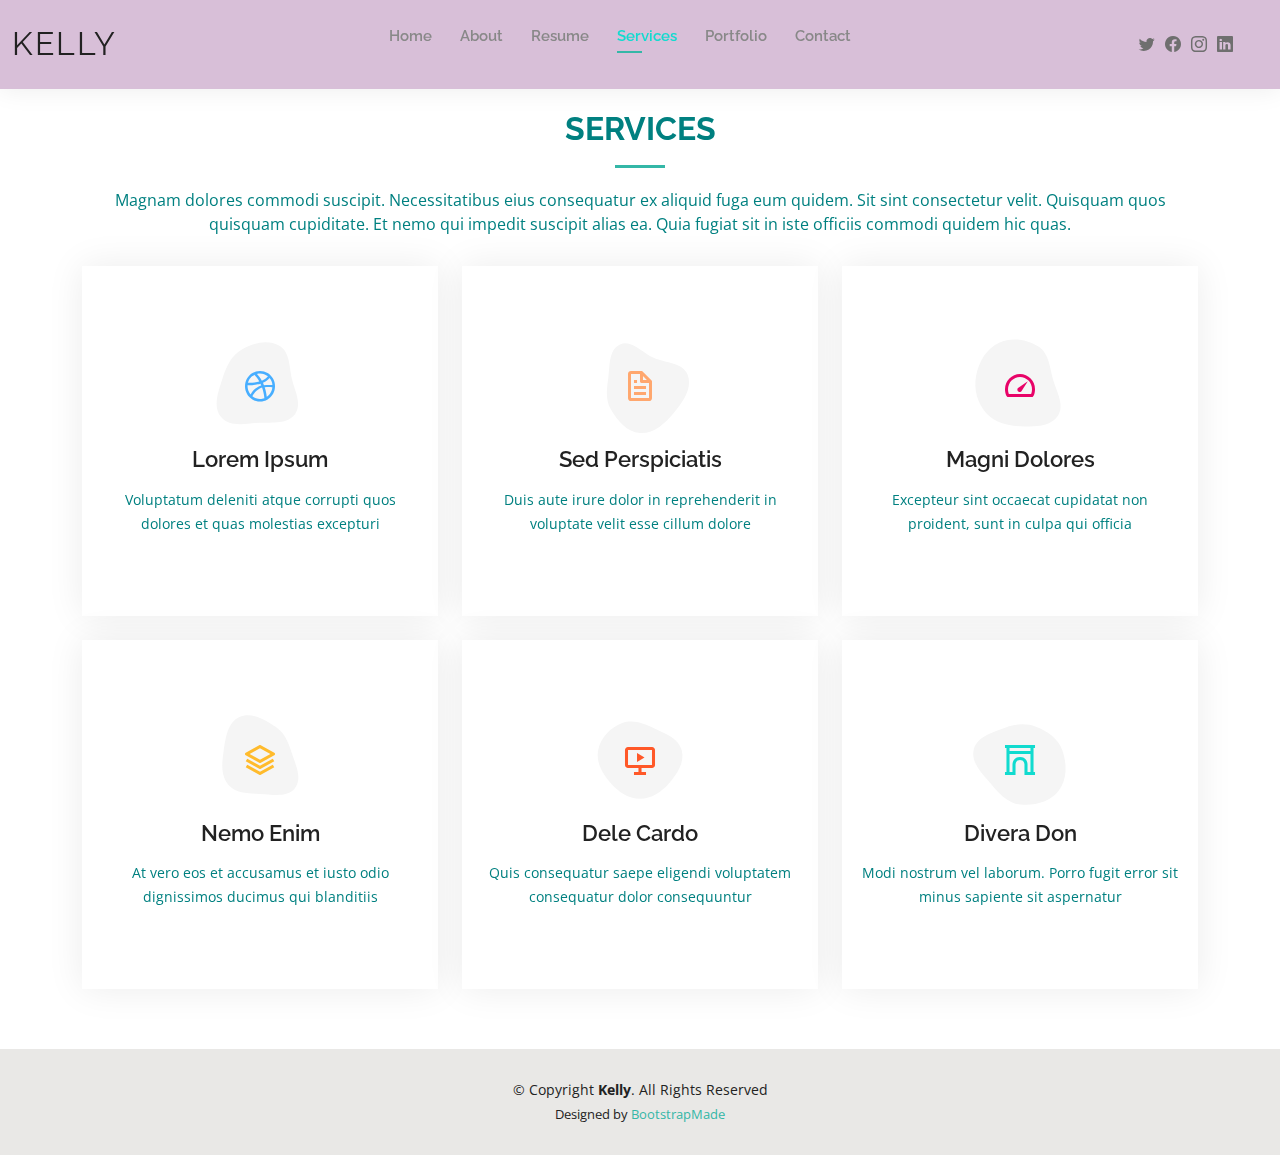
<file: kelly/services.html>
<!DOCTYPE html>
<html lang="en">

<head>
  <meta charset="utf-8">
  <meta content="width=device-width, initial-scale=1.0" name="viewport">

  <title>Services - Kelly Bootstrap Template</title>
  <meta content="" name="description">
  <meta content="" name="keywords">

  <!-- Favicons -->
  <link href="assets/img/favicon.png" rel="icon">
  <link href="assets/img/apple-touch-icon.png" rel="apple-touch-icon">

  <!-- Google Fonts -->
  <link href="https://fonts.googleapis.com/css?family=Open+Sans:300,300i,400,400i,600,600i,700,700i|Raleway:300,300i,400,400i,500,500i,600,600i,700,700i|Poppins:300,300i,400,400i,500,500i,600,600i,700,700i" rel="stylesheet">

  <!-- Vendor CSS Files -->
  <link href="assets/vendor/aos/aos.css" rel="stylesheet">
  <link href="assets/vendor/bootstrap/css/bootstrap.min.css" rel="stylesheet">
  <link href="assets/vendor/bootstrap-icons/bootstrap-icons.css" rel="stylesheet">
  <link href="assets/vendor/boxicons/css/boxicons.min.css" rel="stylesheet">
  <link href="assets/vendor/glightbox/css/glightbox.min.css" rel="stylesheet">
  <link href="assets/vendor/swiper/swiper-bundle.min.css" rel="stylesheet">

  <!-- Template Main CSS File -->
  <link href="assets/css/style.css" rel="stylesheet">

  <!-- =======================================================
  * Template Name: Kelly - v4.10.0
  * Template URL: https://bootstrapmade.com/kelly-free-bootstrap-cv-resume-html-template/
  * Author: BootstrapMade.com
  * License: https://bootstrapmade.com/license/
  ======================================================== -->
</head>

<body>

  <!-- ======= Header ======= -->
  <header id="header" class="fixed-top">
    <div class="container-fluid d-flex justify-content-between align-items-center">

      <h1 class="logo me-auto me-lg-0"><a href="index.html">Kelly</a></h1>
      <!-- Uncomment below if you prefer to use an image logo -->
      <!-- <a href="index.html" class="logo"><img src="assets/img/logo.png" alt="" class="img-fluid"></a>-->

      <nav id="navbar" class="navbar order-last order-lg-0">
        <ul>
          <li><a href="index.html">Home</a></li>
          <li><a href="about.html">About</a></li>
          <li><a href="resume.html">Resume</a></li>
          <li><a class="active" href="services.html">Services</a></li>
          <li><a href="portfolio.html">Portfolio</a></li>
          <li><a href="contact.html">Contact</a></li>
        </ul>
        <i class="bi bi-list mobile-nav-toggle"></i>
      </nav><!-- .navbar -->

      <div class="header-social-links">
        <a href="#" class="twitter"><i class="bi bi-twitter"></i></a>
        <a href="#" class="facebook"><i class="bi bi-facebook"></i></a>
        <a href="#" class="instagram"><i class="bi bi-instagram"></i></a>
        <a href="#" class="linkedin"><i class="bi bi-linkedin"></i></i></a>
      </div>

    </div>

  </header><!-- End Header -->

  <main id="main">

    <!-- ======= Services Section ======= -->
    <section id="services" class="services">
      <div class="container" data-aos="fade-up">

        <div class="section-title">
          <h2>Services</h2>
          <p>Magnam dolores commodi suscipit. Necessitatibus eius consequatur ex aliquid fuga eum quidem. Sit sint consectetur velit. Quisquam quos quisquam cupiditate. Et nemo qui impedit suscipit alias ea. Quia fugiat sit in iste officiis commodi quidem hic quas.</p>
        </div>

        <div class="row">
          <div class="col-lg-4 col-md-6 d-flex align-items-stretch" data-aos="zoom-in" data-aos-delay="100">
            <div class="icon-box iconbox-blue">
              <div class="icon">
                <svg width="100" height="100" viewBox="0 0 600 600" xmlns="http://www.w3.org/2000/svg">
                  <path stroke="none" stroke-width="0" fill="#f5f5f5" d="M300,521.0016835830174C376.1290562159157,517.8887921683347,466.0731472004068,529.7835943286574,510.70327084640275,468.03025145048787C554.3714126377745,407.6079735673963,508.03601936045806,328.9844924480964,491.2728898941984,256.3432110539036C474.5976632858925,184.082847569629,479.9380746630129,96.60480741107993,416.23090153303,58.64404602377083C348.86323505073057,18.502131276798302,261.93793281208167,40.57373210992963,193.5410806939664,78.93577620505333C130.42746243093433,114.334589627462,98.30271207620316,179.96522072025542,76.75703585869454,249.04625023123273C51.97151888228291,328.5150500222984,13.704378332031375,421.85034740162234,66.52175969318436,486.19268352777647C119.04800174914682,550.1803526380478,217.28368757567262,524.383925680826,300,521.0016835830174"></path>
                </svg>
                <i class="bx bxl-dribbble"></i>
              </div>
              <h4><a href="">Lorem Ipsum</a></h4>
              <p>Voluptatum deleniti atque corrupti quos dolores et quas molestias excepturi</p>
            </div>
          </div>

          <div class="col-lg-4 col-md-6 d-flex align-items-stretch mt-4 mt-md-0" data-aos="zoom-in" data-aos-delay="200">
            <div class="icon-box iconbox-orange ">
              <div class="icon">
                <svg width="100" height="100" viewBox="0 0 600 600" xmlns="http://www.w3.org/2000/svg">
                  <path stroke="none" stroke-width="0" fill="#f5f5f5" d="M300,582.0697525312426C382.5290701553225,586.8405444964366,449.9789794690241,525.3245884688669,502.5850820975895,461.55621195738473C556.606425686781,396.0723002908107,615.8543463187945,314.28637112970534,586.6730223649479,234.56875336149918C558.9533121215079,158.8439757836574,454.9685369536778,164.00468322053177,381.49747125262974,130.76875717737553C312.15926192815925,99.40240125094834,248.97055460311594,18.661163978235184,179.8680185752513,50.54337015887873C110.5421016452524,82.52863877960104,119.82277516462835,180.83849132639028,109.12597500060166,256.43424936330496C100.08760227029461,320.3096726198365,92.17705696193138,384.0621239912766,124.79988738764834,439.7174275375508C164.83382741302287,508.01625554203684,220.96474134820875,577.5009287672846,300,582.0697525312426"></path>
                </svg>
                <i class="bx bx-file"></i>
              </div>
              <h4><a href="">Sed Perspiciatis</a></h4>
              <p>Duis aute irure dolor in reprehenderit in voluptate velit esse cillum dolore</p>
            </div>
          </div>

          <div class="col-lg-4 col-md-6 d-flex align-items-stretch mt-4 mt-lg-0" data-aos="zoom-in" data-aos-delay="300">
            <div class="icon-box iconbox-pink">
              <div class="icon">
                <svg width="100" height="100" viewBox="0 0 600 600" xmlns="http://www.w3.org/2000/svg">
                  <path stroke="none" stroke-width="0" fill="#f5f5f5" d="M300,541.5067337569781C382.14930387511276,545.0595476570109,479.8736841581634,548.3450877840088,526.4010558755058,480.5488172755941C571.5218469581645,414.80211281144784,517.5187510058486,332.0715597781072,496.52539010469104,255.14436215662573C477.37192572678356,184.95920475031193,473.57363656557914,105.61284051026155,413.0603344069578,65.22779650032875C343.27470386102294,18.654635553484475,251.2091493199835,5.337323636656869,175.0934190732945,40.62881213300186C97.87086631185822,76.43348514350839,51.98124368387456,156.15599469081315,36.44837278890362,239.84606092416172C21.716077023791087,319.22268207091537,43.775223500013084,401.1760424656574,96.891909868211,461.97329694683043C147.22146801428983,519.5804099606455,223.5754009179313,538.201503339737,300,541.5067337569781"></path>
                </svg>
                <i class="bx bx-tachometer"></i>
              </div>
              <h4><a href="">Magni Dolores</a></h4>
              <p>Excepteur sint occaecat cupidatat non proident, sunt in culpa qui officia</p>
            </div>
          </div>

          <div class="col-lg-4 col-md-6 d-flex align-items-stretch mt-4" data-aos="zoom-in" data-aos-delay="100">
            <div class="icon-box iconbox-yellow">
              <div class="icon">
                <svg width="100" height="100" viewBox="0 0 600 600" xmlns="http://www.w3.org/2000/svg">
                  <path stroke="none" stroke-width="0" fill="#f5f5f5" d="M300,503.46388370962813C374.79870501325706,506.71871716319447,464.8034551963731,527.1746412648533,510.4981551193396,467.86667711651364C555.9287308511215,408.9015244558933,512.6030010748507,327.5744911775523,490.211057578863,256.5855673507754C471.097692560561,195.9906835881958,447.69079081568157,138.11976852964426,395.19560036434837,102.3242989838813C329.3053358748298,57.3949838291264,248.02791733380457,8.279543830951368,175.87071277845988,42.242879143198664C103.41431057327972,76.34704239035025,93.79494320519305,170.9812938413882,81.28167332365135,250.07896920659033C70.17666984294237,320.27484674793965,64.84698225790005,396.69656628748305,111.28512138212992,450.4950937839243C156.20124167950087,502.5303643271138,231.32542653798444,500.4755392045468,300,503.46388370962813"></path>
                </svg>
                <i class="bx bx-layer"></i>
              </div>
              <h4><a href="">Nemo Enim</a></h4>
              <p>At vero eos et accusamus et iusto odio dignissimos ducimus qui blanditiis</p>
            </div>
          </div>

          <div class="col-lg-4 col-md-6 d-flex align-items-stretch mt-4" data-aos="zoom-in" data-aos-delay="200">
            <div class="icon-box iconbox-red">
              <div class="icon">
                <svg width="100" height="100" viewBox="0 0 600 600" xmlns="http://www.w3.org/2000/svg">
                  <path stroke="none" stroke-width="0" fill="#f5f5f5" d="M300,532.3542879108572C369.38199826031484,532.3153073249985,429.10787420159085,491.63046689027357,474.5244479745417,439.17860296908856C522.8885846962883,383.3225815378663,569.1668002868075,314.3205725914397,550.7432151929288,242.7694973846089C532.6665558377875,172.5657663291529,456.2379748765914,142.6223662098291,390.3689995646985,112.34683881706744C326.66090330228417,83.06452184765237,258.84405631176094,53.51806209861945,193.32584062364296,78.48882559362697C121.61183558270385,105.82097193414197,62.805066853699245,167.19869350419734,48.57481801355237,242.6138429142374C34.843463184063346,315.3850353017275,76.69343916112496,383.4422959591041,125.22947124332185,439.3748458443577C170.7312796277747,491.8107796887764,230.57421082200815,532.3932930995766,300,532.3542879108572"></path>
                </svg>
                <i class="bx bx-slideshow"></i>
              </div>
              <h4><a href="">Dele Cardo</a></h4>
              <p>Quis consequatur saepe eligendi voluptatem consequatur dolor consequuntur</p>
            </div>
          </div>

          <div class="col-lg-4 col-md-6 d-flex align-items-stretch mt-4" data-aos="zoom-in" data-aos-delay="300">
            <div class="icon-box iconbox-teal">
              <div class="icon">
                <svg width="100" height="100" viewBox="0 0 600 600" xmlns="http://www.w3.org/2000/svg">
                  <path stroke="none" stroke-width="0" fill="#f5f5f5" d="M300,566.797414625762C385.7384707136149,576.1784315230908,478.7894351017131,552.8928747891023,531.9192734346935,484.94944893311C584.6109503024035,417.5663521118492,582.489472248146,322.67544863468447,553.9536738515405,242.03673114598146C529.1557734026468,171.96086150256528,465.24506316201064,127.66468636344209,395.9583748389544,100.7403814666027C334.2173773831606,76.7482773500951,269.4350130405921,84.62216499799875,207.1952322260088,107.2889140133804C132.92018162631612,134.33871894543012,41.79353780512637,160.00259165414826,22.644507872594943,236.69541883565114C3.319112789854554,314.0945973066697,72.72355303640163,379.243833228382,124.04198916343866,440.3218312028393C172.9286146004772,498.5055451809895,224.45579914871206,558.5317968840102,300,566.797414625762"></path>
                </svg>
                <i class="bx bx-arch"></i>
              </div>
              <h4><a href="">Divera Don</a></h4>
              <p>Modi nostrum vel laborum. Porro fugit error sit minus sapiente sit aspernatur</p>
            </div>
          </div>

        </div>

      </div>
    </section><!-- End Services Section -->

  </main><!-- End #main -->

  <!-- ======= Footer ======= -->
  <footer id="footer">
    <div class="container">
      <div class="copyright">
        &copy; Copyright <strong><span>Kelly</span></strong>. All Rights Reserved
      </div>
      <div class="credits">
        <!-- All the links in the footer should remain intact. -->
        <!-- You can delete the links only if you purchased the pro version. -->
        <!-- Licensing information: https://bootstrapmade.com/license/ -->
        <!-- Purchase the pro version with working PHP/AJAX contact form: https://bootstrapmade.com/kelly-free-bootstrap-cv-resume-html-template/ -->
        Designed by <a href="https://bootstrapmade.com/">BootstrapMade</a>
      </div>
    </div>
  </footer><!-- End  Footer -->

  <div id="preloader"></div>
  <a href="#" class="back-to-top d-flex align-items-center justify-content-center"><i class="bi bi-arrow-up-short"></i></a>

  <!-- Vendor JS Files -->
  <script src="assets/vendor/purecounter/purecounter_vanilla.js"></script>
  <script src="assets/vendor/aos/aos.js"></script>
  <script src="assets/vendor/bootstrap/js/bootstrap.bundle.min.js"></script>
  <script src="assets/vendor/glightbox/js/glightbox.min.js"></script>
  <script src="assets/vendor/isotope-layout/isotope.pkgd.min.js"></script>
  <script src="assets/vendor/swiper/swiper-bundle.min.js"></script>
  <script src="assets/vendor/waypoints/noframework.waypoints.js"></script>
  <script src="assets/vendor/php-email-form/validate.js"></script>

  <!-- Template Main JS File -->
  <script src="assets/js/main.js"></script>

</body>

</html>
</file>
<file: kelly/assets/css/style.css>
/**
* Template Name: Kelly - v4.10.0
* Template URL: https://bootstrapmade.com/kelly-free-bootstrap-cv-resume-html-template/
* Author: BootstrapMade.com
* License: https://bootstrapmade.com/license/
*/

/*--------------------------------------------------------------
# General
--------------------------------------------------------------*/
body {
  font-family: "Open Sans", sans-serif;
  color: teal;
  
}

a {
  color: #34b7a7;
  text-decoration: none;
}

a:hover {
  color: #51cdbe;
  text-decoration: none;
}

h1,
h2,
h3,
h4,
h5,
h6 {
  font-family: "Raleway", sans-serif;
}

#main {
  margin-top: 50px;
}

@media (max-width: 992px) {
  #main {
    margin-top: 30px;
  }
}

/*--------------------------------------------------------------
# Preloader
--------------------------------------------------------------*/
#preloader {
  position: fixed;
  top: 0;
  left: 0;
  right: 0;
  bottom: 0;
  z-index: 9999;
  overflow: hidden;
  background: #fff;
}

#preloader:before {
  content: "";
  position: fixed;
  top: calc(50% - 30px);
  left: calc(50% - 30px);
  border: 6px solid #34b7a7;
  border-top-color: #dcf5f2;
  border-radius: 50%;
  width: 60px;
  height: 60px;
  -webkit-animation: animate-preloader 1s linear infinite;
  animation: animate-preloader 1s linear infinite;
}

@-webkit-keyframes animate-preloader {
  0% {
    transform: rotate(0deg);
  }

  100% {
    transform: rotate(360deg);
  }
}

@keyframes animate-preloader {
  0% {
    transform: rotate(0deg);
  }

  100% {
    transform: rotate(360deg);
  }
}

/*--------------------------------------------------------------
# Back to top button
--------------------------------------------------------------*/
.back-to-top {
  position: fixed;
  visibility: hidden;
  opacity: 0;
  right: 15px;
  bottom: 15px;
  z-index: 996;
  background: #34b7a7;
  width: 40px;
  height: 40px;
  border-radius: 50px;
  transition: all 0.4s;
}

.back-to-top i {
  font-size: 24px;
  color: #fff;
  line-height: 0;
}

.back-to-top:hover {
  background: #49cbbb;
  color: #fff;
}

.back-to-top.active {
  visibility: visible;
  opacity: 1;
}

/*--------------------------------------------------------------
# Header
--------------------------------------------------------------*/
#header {
  background-color: thistle;
  box-shadow: 0px 0px 25px 0 rgba(0, 0, 0, 0.08);
  z-index: 997;
  padding: 15px 0;
}

#header .logo {
  font-size: 32px;
  margin: 0;
  padding: 0;
  line-height: 1;
  font-weight: 400;
  letter-spacing: 2px;
  text-transform: uppercase;
}

#header .logo a {
  color: #222222;
  
}

#header .logo img {
  max-height: 50px;
}


@media (max-width: 992px) {
  #header .logo {
    font-size: 28px;
  }
}

/*--------------------------------------------------------------
# Header Social Links
--------------------------------------------------------------*/
.header-social-links {
  padding-right: 35px;
}

.header-social-links a {
  color: #6f6f6f;
  padding-left: 6px;
  display: inline-block;
  line-height: 0px;
  transition: 0.3s;
  font-size: 16px;
  border: 2px;

}

.header-social-links a:hover {
  color: #34b7a7;
}

/*--------------------------------------------------------------
# Navigation Menu
--------------------------------------------------------------*/
/**
* Desktop Navigation 
*/
.navbar {
  padding: 0;
  
}

.navbar ul {
  margin-right: 1cm;
  padding: 0;
  display: flex;
  list-style: none;
  align-items: center;


}

.navbar li {
  position: relative;
  padding: 10px 0 10px 28px;
}

.navbar a,
.navbar a:focus {
  display: flex;
  align-items: center;
  justify-content: space-between;
  font-family: "Raleway", sans-serif;
  font-size: 15px;
  font-weight: 600;
  color: #888888;
  white-space: nowrap;
  transition: 0.3s;
  position: relative;
}

.navbar a i,
.navbar a:focus i {
  font-size: 12px;
  line-height: 0;
  margin-left: 5px;
}

.navbar>ul>li>a:before {
  content: "";
  position: absolute;
  width: 0;
  height: 2px;
  bottom: -5px;
  left: 0;
  background-color: #34b7a7;
  visibility: hidden;
  width: 0px;
  transition: all 0.3s ease-in-out 0s;
  
}


.navbar a:hover:before,
.navbar li:hover>a:before,
.navbar .active:before {
  visibility: visible;
  width: 25px;
}

.navbar a:hover,
.navbar .active,
.navbar .active:focus,
.navbar li:hover>a {
  color: #11dbcf;
}

.navbar .dropdown ul {
  display: block;
  position: absolute;
  left: 14px;
  top: calc(100% + 30px);
  margin: 0;
  padding: 10px 0;
  z-index: 99;
  opacity: 0;
  visibility: hidden;
  background: #fff;
  box-shadow: 0px 0px 30px rgba(127, 137, 161, 0.25);
  transition: 0.3s;
  border-radius: 4px;
}

.navbar .dropdown ul li {
  min-width: 200px;
  padding: 0;
}

.navbar .dropdown ul a {
  padding: 10px 20px;
  font-size: 15px;
  text-transform: none;
  font-weight: 600;
}

.navbar .dropdown ul a i {
  font-size: 12px;
}

.navbar .dropdown ul a:hover,
.navbar .dropdown ul .active:hover,
.navbar .dropdown ul li:hover>a {
  color: #34b7a7;
}

.navbar .dropdown:hover>ul {
  opacity: 1;
  top: 100%;
  visibility: visible;
}

.navbar .dropdown .dropdown ul {
  top: 0;
  left: calc(100% - 30px);
  visibility: hidden;
}

.navbar .dropdown .dropdown:hover>ul {
  opacity: 1;
  top: 0;
  left: 100%;
  visibility: visible;
}

@media (max-width: 1366px) {
  .navbar .dropdown .dropdown ul {
    left: -90%;
  }

  .navbar .dropdown .dropdown:hover>ul {
    left: -100%;
  }
}

/**
* Mobile Navigation 
*/
.mobile-nav-toggle {
  color: #222222;
  font-size: 28px;
  cursor: pointer;
  display: none;
  line-height: 0;
  transition: 0.5s;
}

.mobile-nav-toggle.bi-x {
  color: #fff;
}

@media (max-width: 991px) {
  .mobile-nav-toggle {
    display: block;
  }

  .navbar ul {
    display: none;
  }
}

.navbar-mobile {
  position: fixed;
  overflow: hidden;
  top: 0;
  right: 0;
  left: 0;
  bottom: 0;
  background: rgba(9, 9, 9, 0.9);
  transition: 0.3s;
  z-index: 999;
}

.navbar-mobile .mobile-nav-toggle {
  position: absolute;
  top: 15px;
  right: 15px;
}

.navbar-mobile ul {
  display: block;
  position: absolute;
  top: 55px;
  right: 15px;
  bottom: 15px;
  left: 15px;
  padding: 10px 0;
  border-radius: 10px;
  background-color: #fff;
  overflow-y: auto;
  transition: 0.3s;
}

.navbar-mobile a,
.navbar-mobile a:focus {
  font-size: 15px;
  padding-right: 15px;
  color: #222222;
}

.navbar-mobile a:hover,
.navbar-mobile .active,
.navbar-mobile li:hover>a {
  color: #34b7a7;
}

.navbar-mobile .getstarted,
.navbar-mobile .getstarted:focus {
  margin: 15px;
}

.navbar-mobile .dropdown ul {
  position: static;
  display: none;
  margin: 10px 20px;
  padding: 10px 0;
  z-index: 99;
  opacity: 1;
  visibility: visible;
  background: #fff;
  box-shadow: 0px 0px 30px rgba(127, 137, 161, 0.25);
}

.navbar-mobile .dropdown ul li {
  min-width: 200px;
}

.navbar-mobile .dropdown ul a {
  padding: 10px 20px;
}

.navbar-mobile .dropdown ul a i {
  font-size: 12px;
}

.navbar-mobile .dropdown ul a:hover,
.navbar-mobile .dropdown ul .active:hover,
.navbar-mobile .dropdown ul li:hover>a {
  color: #34b7a7;
}

.navbar-mobile .dropdown>.dropdown-active {
  display: block;
}

/*--------------------------------------------------------------
# Hero Section
--------------------------------------------------------------*/
#hero {
  width: 100%;
  height: 100vh;
  background: url("../img/bg-3.jpg") top right;
  background-size: cover;
  opacity: 7;


}



#hero .container {
  padding-top: 70px;
  position: relative;
}


@media (max-width: 992px) {
  #hero .container {  
    padding-top: 58px;
  }
}

#hero h1 {
  margin-right: 1px;
  font-size: 48px;
  font-weight: 700;
  line-height: 56px;
  color: white;
  letter-spacing: 1px;

}

#hero h2 {
  color: darkcyan;
  margin: 10px 0 0 0;
  font-size: 22px;
}

#hero .btn-about {
  font-family: "Raleway", sans-serif;
  text-transform: uppercase;
  font-weight: 600;
  font-size: 12px;
  letter-spacing: 1px;
  display: inline-block;
  padding: 12px 40px;
  border-radius: 50px;
  transition: 0.5s;
  margin-top: 30px;
  color: #fff;
  background: #34b7a7;
}

#hero .btn-about:hover {
  background: #1d685f;
}

@media (min-width: 1024px) {
  #hero {
    background-attachment: fixed;
  }
}

@media (max-width: 992px) {
  #hero:before {
    content: "";
    background: rgba(255, 255, 255, 0.8);
    position: absolute;
    bottom: 0;
    top: 0;
    left: 0;
    right: 0;
  }

  #hero h1 {
    font-size: 28px;
    line-height: 36px;
  }

  #hero h2 {
    font-size: 18px;
    line-height: 24px;
  }
}

/*--------------------------------------------------------------
# Sections General
--------------------------------------------------------------*/
section {
  padding: 60px 0;
}

.section-bg {
  background-color: #e7f8f6;
}

.section-title {
  text-align: center;
  padding-bottom: 30px;
}

.section-title h2 {
  font-size: 32px;
  font-weight: bold;
  text-transform: uppercase;
  margin-bottom: 20px;
  padding-bottom: 20px;
  position: relative;
}

.section-title h2::after {
  content: "";
  position: absolute;
  display: block;
  width: 50px;
  height: 3px;
  background: #34b7a7;
  bottom: 0;
  left: calc(50% - 25px);
}

.section-title p {
  margin-bottom: 0;
}

/*--------------------------------------------------------------
# Cta
--------------------------------------------------------------*/
.cta {
  background: linear-gradient(rgba(0, 0, 0, 0.6), rgba(0, 0, 0, 0.6)), url("../img/bg-1.jpg") fixed center center;
  background-size: cover;
  padding: 80px 0;
}

.cta h3 {
  color: #fff;
  font-size: 28px;
  font-weight: 700;
}

.cta p {
  color: #fff;
}

.cta .cta-btn {
  font-family: "Raleway", sans-serif;
  text-transform: uppercase;
  font-weight: 500;
  font-size: 16px;
  letter-spacing: 1px;
  display: inline-block;
  padding: 8px 20px;
  border-radius: 2px;
  transition: 0.5s;
  margin: 10px;
  border: 2px solid #fff;
  color: #fff;
}

.cta .cta-btn:hover {
  background: #34b7a7;
  border: 2px solid #34b7a7;
}

@media (max-width: 1024px) {
  .cta {
    background-attachment: scroll;
  }
}

@media (min-width: 769px) {
  .cta .cta-btn-container {
    display: flex;
    align-items: center;
    justify-content: flex-end;
  }
}

/*--------------------------------------------------------------
# About
--------------------------------------------------------------*/

.about .content h3 {
  font-weight: 700;
  font-size: 26px;
  color: #555555;
  
}

.about .content ul {
  list-style: none;
  padding: 0;
}

.about .content ul li {
  padding-bottom: 10px;
  
}

.about .content ul i {
  font-size: 20px;
  padding-right: 2px;
  color: #34b7a7;
}

.about .content p:last-child {
  margin-bottom: 0;
}

/*--------------------------------------------------------------
# Skills
--------------------------------------------------------------*/
.skills .progress {
  height: 60px;
  display: block;
  background: none;
  border-radius: 0;
}

.skills .progress .skill {
  padding: 10px 0;
  margin: 0 0 6px 0;
  text-transform: uppercase;
  display: block;
  font-weight: 600;
  font-family: "Poppins", sans-serif;
  color: #222222;
}

.skills .progress .skill .val {
  float: right;
  font-style: normal;
}

.skills .progress-bar-wrap {
  background: #f3f3f3;
}

.skills .progress-bar {
  width: 1px;
  height: 10px;
  transition: 0.9s;
  background-color: #34b7a7;
}

/*--------------------------------------------------------------
# Facts
--------------------------------------------------------------*/
.facts .counters span {
  font-size: 48px;
  display: block;
  color: #34b7a7;
}

.facts .counters p {
  padding: 0;
  margin: 0 0 20px 0;
  font-family: "Raleway", sans-serif;
  font-size: 14px;
}

/*--------------------------------------------------------------
# Testimonials
--------------------------------------------------------------*/
.testimonials .section-header {
  margin-bottom: 40px;
}

.testimonials .testimonials-carousel,
.testimonials .testimonials-slider {
  overflow: hidden;
}

.testimonials .testimonial-item {
  text-align: center;
}

.testimonials .testimonial-item .testimonial-img {
  width: 120px;
  border-radius: 50%;
  border: 4px solid #fff;
  margin: 0 auto;
}

.testimonials .testimonial-item h3 {
  font-size: 20px;
  font-weight: bold;
  margin: 10px 0 5px 0;
  color: #111;
}

.testimonials .testimonial-item h4 {
  font-size: 14px;
  color: #999;
  margin: 0 0 15px 0;
}

.testimonials .testimonial-item .quote-icon-left,
.testimonials .testimonial-item .quote-icon-right {
  color: #c8efea;
  font-size: 26px;
}

.testimonials .testimonial-item .quote-icon-left {
  display: inline-block;
  left: -5px;
  position: relative;
}

.testimonials .testimonial-item .quote-icon-right {
  display: inline-block;
  right: -5px;
  position: relative;
  top: 10px;
}

.testimonials .testimonial-item p {
  font-style: italic;
  margin: 0 auto 15px auto;
}

@media (min-width: 992px) {
  .testimonials .testimonial-item p {
    width: 80%;
  }
}

.testimonials .swiper-pagination {
  margin-top: 20px;
  position: relative;
}

.testimonials .swiper-pagination .swiper-pagination-bullet {
  width: 12px;
  height: 12px;
  background-color: #fff;
  opacity: 1;
  border: 1px solid #34b7a7;
}

.testimonials .swiper-pagination .swiper-pagination-bullet-active {
  background-color: #34b7a7;
}

/*--------------------------------------------------------------
# Resume
--------------------------------------------------------------*/
.resume .resume-title {
  font-size: 26px;
  font-weight: 400;
  margin-top: 20px;
  margin-bottom: 20px;
  color: #222222;
}

.resume .resume-item {
  padding: 0 0 20px 20px;
  margin-top: -2px;
  border-left: 2px solid #34b7a7;
  position: relative;
}

.resume .resume-item h4 {
  line-height: 18px;
  font-size: 18px;
  font-weight: 600;
  font-family: "Poppins", sans-serif;
  color: #1d685f;
  margin-bottom: 10px;
}

.resume .resume-item h5 {
  font-size: 16px;
  background: #effbf9;
  padding: 5px 15px;
  display: inline-block;
  font-weight: 600;
  margin-bottom: 10px;
  color: #34b7a7;
}

.resume .resume-item ul {
  padding-left: 20px;
}

.resume .resume-item ul li {
  padding-bottom: 10px;
}

.resume .resume-item:last-child {
  padding-bottom: 0;
}

.resume .resume-item::before {
  content: "";
  position: absolute;
  width: 16px;
  height: 16px;
  border-radius: 50px;
  left: -9px;
  top: 0;
  background: #fff;
  border: 2px solid #34b7a7;
}

/*--------------------------------------------------------------
# Services
--------------------------------------------------------------*/
.services .icon-box {
  text-align: center;
  padding: 70px 20px 80px 20px;
  transition: all ease-in-out 0.3s;
  background: #fff;
  box-shadow: 0px 0 35px 0 rgba(0, 0, 0, 0.08);
}

.services .icon-box .icon {
  margin: 0 auto;
  width: 100px;
  height: 100px;
  display: flex;
  align-items: center;
  justify-content: center;
  transition: ease-in-out 0.3s;
  position: relative;
}

.services .icon-box .icon i {
  font-size: 36px;
  transition: 0.5s;
  position: relative;
}

.services .icon-box .icon svg {
  position: absolute;
  top: 0;
  left: 0;
}

.services .icon-box .icon svg path {
  transition: 0.5s;
  fill: #f5f5f5;
}

.services .icon-box h4 {
  font-weight: 600;
  margin: 10px 0 15px 0;
  font-size: 22px;
}

.services .icon-box h4 a {
  color: #222222;
  transition: ease-in-out 0.3s;
}

.services .icon-box p {
  line-height: 24px;
  font-size: 14px;
  margin-bottom: 0;
}

.services .iconbox-blue i {
  color: #47aeff;
}

.services .iconbox-blue:hover .icon i {
  color: #fff;
}

.services .iconbox-blue:hover .icon path {
  fill: #47aeff;
}

.services .iconbox-orange i {
  color: #ffa76e;
}

.services .iconbox-orange:hover .icon i {
  color: #fff;
}

.services .iconbox-orange:hover .icon path {
  fill: #ffa76e;
}

.services .iconbox-pink i {
  color: #e80368;
}

.services .iconbox-pink:hover .icon i {
  color: #fff;
}

.services .iconbox-pink:hover .icon path {
  fill: #e80368;
}

.services .iconbox-yellow i {
  color: #ffbb2c;
}

.services .iconbox-yellow:hover .icon i {
  color: #fff;
}

.services .iconbox-yellow:hover .icon path {
  fill: #ffbb2c;
}

.services .iconbox-red i {
  color: #ff5828;
}

.services .iconbox-red:hover .icon i {
  color: #fff;
}

.services .iconbox-red:hover .icon path {
  fill: #ff5828;
}

.services .iconbox-teal i {
  color: #11dbcf;
}

.services .iconbox-teal:hover .icon i {
  color: #fff;
}

.services .iconbox-teal:hover .icon path {
  fill: #11dbcf;
}

/*--------------------------------------------------------------
# Portfolio
--------------------------------------------------------------*/
.portfolio .portfolio-item {
  margin-bottom: 30px;
}

.portfolio #portfolio-flters {
  padding: 0;
  margin: 0 auto 20px auto;
  list-style: none;
  text-align: center;
}

.portfolio #portfolio-flters li {
  cursor: pointer;
  display: inline-block;
  padding: 8px 16px 10px 16px;
  font-size: 13px;
  font-weight: 500;
  line-height: 1;
  text-transform: uppercase;
  color: #444444;
  margin-bottom: 5px;
  transition: all 0.3s ease-in-out;
  border-radius: 50px;
}

.portfolio #portfolio-flters li:hover,
.portfolio #portfolio-flters li.filter-active {
  color: #fff;
  background: #34b7a7;
}

.portfolio #portfolio-flters li:last-child {
  margin-right: 0;
}

.portfolio .portfolio-wrap {
  transition: 0.3s;
  position: relative;
  overflow: hidden;
  z-index: 1;
  background: rgba(34, 34, 34, 0.6);
}

.portfolio .portfolio-wrap::before {
  content: "";
  background: rgba(34, 34, 34, 0.6);
  position: absolute;
  left: 0;
  right: 0;
  top: 0;
  bottom: 0;
  transition: all ease-in-out 0.3s;
  z-index: 2;
  opacity: 0;
}

.portfolio .portfolio-wrap img {
  transition: all ease-in-out 0.3s;
}

.portfolio .portfolio-wrap .portfolio-info {
  opacity: 0;
  position: absolute;
  top: 0;
  left: 0;
  right: 0;
  bottom: 0;
  z-index: 3;
  transition: all ease-in-out 0.3s;
  display: flex;
  flex-direction: column;
  justify-content: flex-end;
  align-items: flex-start;
  padding: 20px;
}

.portfolio .portfolio-wrap .portfolio-info h4 {
  font-size: 20px;
  color: #fff;
  font-weight: 600;
}

.portfolio .portfolio-wrap .portfolio-info p {
  color: rgba(255, 255, 255, 0.7);
  font-size: 14px;
  text-transform: uppercase;
  padding: 0;
  margin: 0;
  font-style: italic;
}

.portfolio .portfolio-wrap .portfolio-links {
  text-align: center;
  z-index: 4;
}

.portfolio .portfolio-wrap .portfolio-links a {
  color: #fff;
  margin: 0 5px 0 0;
  font-size: 28px;
  display: inline-block;
  transition: 0.3s;
}

.portfolio .portfolio-wrap .portfolio-links a:hover {
  color: #78d9cd;
}

.portfolio .portfolio-wrap:hover::before {
  opacity: 1;
}

.portfolio .portfolio-wrap:hover img {
  transform: scale(1.2);
}

.portfolio .portfolio-wrap:hover .portfolio-info {
  opacity: 1;
}

/*--------------------------------------------------------------
# Portfolio Details
--------------------------------------------------------------*/
.portfolio-details {
  padding-top: 0;
}

.portfolio-details .portfolio-details-slider img {
  width: 100%;
}

.portfolio-details .portfolio-details-slider .swiper-pagination {
  margin-top: 20px;
  position: relative;
}

.portfolio-details .portfolio-details-slider .swiper-pagination .swiper-pagination-bullet {
  width: 12px;
  height: 12px;
  background-color: #fff;
  opacity: 1;
  border: 1px solid #34b7a7;
}

.portfolio-details .portfolio-details-slider .swiper-pagination .swiper-pagination-bullet-active {
  background-color: #34b7a7;
}

.portfolio-details .portfolio-info {
  padding: 30px;
  box-shadow: 0px 0 30px rgba(34, 34, 34, 0.08);
}

.portfolio-details .portfolio-info h3 {
  font-size: 22px;
  font-weight: 700;
  margin-bottom: 20px;
  padding-bottom: 20px;
  border-bottom: 1px solid #eee;
}

.portfolio-details .portfolio-info ul {
  list-style: none;
  padding: 0;
  font-size: 15px;
}

.portfolio-details .portfolio-info ul li+li {
  margin-top: 10px;
}

.portfolio-details .portfolio-description {
  padding-top: 30px;
}

.portfolio-details .portfolio-description h2 {
  font-size: 26px;
  font-weight: 700;
  margin-bottom: 20px;
}

.portfolio-details .portfolio-description p {
  padding: 0;
}

/*--------------------------------------------------------------
# Contact
--------------------------------------------------------------*/
.contact .info {
  width: 100%;
  background: #fff;
}

.contact .info i {
  font-size: 20px;
  color: #34b7a7;
  float: left;
  width: 44px;
  height: 44px;
  background: #effbf9;
  display: flex;
  justify-content: center;
  align-items: center;
  border-radius: 50px;
  transition: all 0.3s ease-in-out;
}

.contact .info h4 {
  padding: 0 0 0 60px;
  font-size: 22px;
  font-weight: 600;
  margin-bottom: 5px;
  color: #222222;
}

.contact .info p {
  padding: 0 0 0 60px;
  margin-bottom: 0;
  font-size: 14px;
  color: #555555;
}

.contact .info .email,
.contact .info .phone {
  margin-top: 40px;
}

.contact .info .email:hover i,
.contact .info .address:hover i,
.contact .info .phone:hover i {
  background: #34b7a7;
  color: #fff;
}

.contact .php-email-form {
  width: 100%;
  background: #fff;
}

.contact .php-email-form .form-group {
  padding-bottom: 8px;
}

.contact .php-email-form .error-message {
  display: none;
  color: #fff;
  background: #ed3c0d;
  text-align: center;
  padding: 15px;
  font-weight: 600;
}

.contact .php-email-form .sent-message {
  display: none;
  color: #fff;
  background: #18d26e;
  text-align: center;
  padding: 15px;
  font-weight: 600;
}

.contact .php-email-form .loading {
  display: none;
  background: #fff;
  text-align: center;
  padding: 15px;
}

.contact .php-email-form .loading:before {
  content: "";
  display: inline-block;
  border-radius: 50%;
  width: 24px;
  height: 24px;
  margin: 0 10px -6px 0;
  border: 3px solid #18d26e;
  border-top-color: #eee;
  -webkit-animation: animate-loading 1s linear infinite;
  animation: animate-loading 1s linear infinite;
}

.contact .php-email-form input,
.contact .php-email-form textarea {
  border-radius: 4px;
  box-shadow: none;
  font-size: 14px;
}

.contact .php-email-form input:focus,
.contact .php-email-form textarea:focus {
  border-color: #34b7a7;
}

.contact .php-email-form input {
  height: 44px;
}

.contact .php-email-form textarea {
  padding: 10px 12px;
}

.contact .php-email-form button[type=submit] {
  background: #34b7a7;
  border: 0;
  padding: 10px 30px 12px 30px;
  color: #fff;
  transition: 0.4s;
  border-radius: 50px;
}

.contact .php-email-form button[type=submit]:hover {
  background: #1d685f;
}

@-webkit-keyframes animate-loading {
  0% {
    transform: rotate(0deg);
  }

  100% {
    transform: rotate(360deg);
  }
}

@keyframes animate-loading {
  0% {
    transform: rotate(0deg);
  }

  100% {
    transform: rotate(360deg);
  }
}

/*--------------------------------------------------------------
# Footer
--------------------------------------------------------------*/
#footer {
  background: #e9e8e6;
  padding: 30px 0;
  color: #222222;
  font-size: 14px;
  text-align: center;
}

#footer .credits {
  padding-top: 5px;
  font-size: 13px;
}

#footer .credits a {
  color: #34b7a7;
}
</file>
